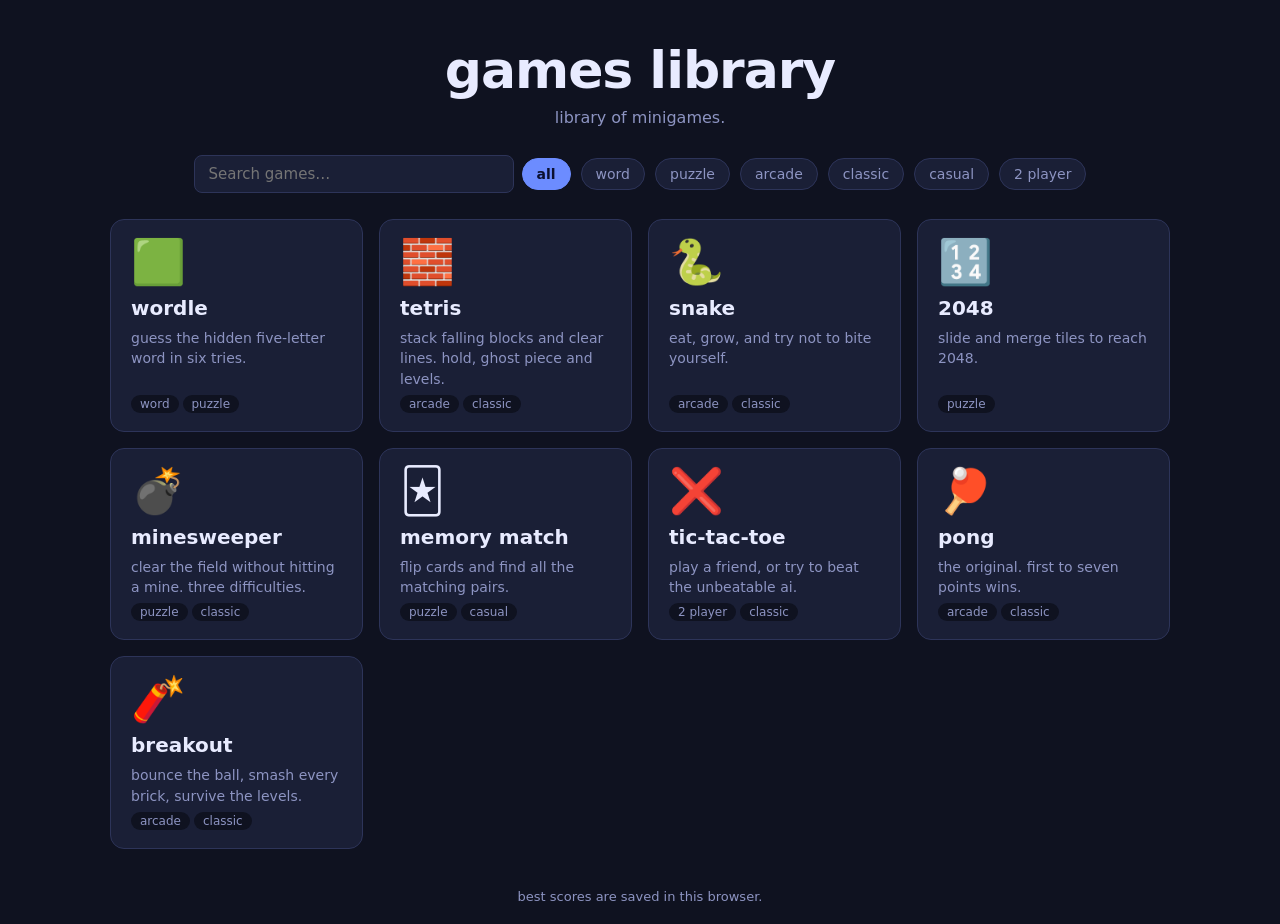
<file: index.html>
<!doctype html>
<html lang="en">
<head>
<meta charset="utf-8">
<meta name="viewport" content="width=device-width, initial-scale=1">
<title>games library</title>
<link rel="stylesheet" href="shared.css">
<style>
  header.hero { text-align: center; padding: 40px 16px 10px; }
  header.hero h1 { margin: 0; font-size: clamp(32px, 6vw, 52px); letter-spacing: -.02em; }
  header.hero p { color: var(--muted); margin: 8px 0 0; }
  .controls { display: flex; flex-wrap: wrap; gap: 8px; justify-content: center; padding: 18px 16px 6px; }
  .controls input {
    background: var(--panel); color: var(--text); border: 1px solid var(--border);
    border-radius: 8px; padding: 9px 14px; font-size: 15px; width: min(320px, 100%); font-family: inherit;
  }
  .chip {
    background: var(--panel); color: var(--muted); border: 1px solid var(--border);
    border-radius: 99px; padding: 7px 14px; cursor: pointer; font-size: 14px; font-family: inherit;
  }
  .chip.on { background: var(--accent); color: #0b1030; border-color: var(--accent); font-weight: 700; }
  .grid {
    display: grid; gap: 16px; padding: 20px; max-width: 1100px; margin: 0 auto;
    grid-template-columns: repeat(auto-fill, minmax(240px, 1fr));
  }
  a.card {
    display: flex; flex-direction: column; gap: 8px; padding: 20px; text-decoration: none; color: inherit;
    background: var(--panel); border: 1px solid var(--border); border-radius: 14px;
    transition: transform .12s, border-color .12s, background .12s;
  }
  a.card:hover { transform: translateY(-3px); border-color: var(--accent); background: var(--panel2); }
  .card .icon { font-size: 44px; line-height: 1; }
  .card h2 { margin: 4px 0 0; font-size: 20px; }
  .card p { margin: 0; color: var(--muted); font-size: 14px; line-height: 1.45; flex: 1; }
  .card .meta { display: flex; justify-content: space-between; align-items: center; font-size: 12px; color: var(--muted); }
  .tag { background: var(--bg); border-radius: 99px; padding: 2px 9px; margin-right: 4px; }
  .best { color: var(--good); font-weight: 700; }
  .empty { text-align: center; color: var(--muted); padding: 40px; grid-column: 1 / -1; }
  footer { text-align: center; color: var(--muted); font-size: 13px; padding: 20px; }
</style>
</head>
<body>
<header class="hero">
  <h1>games library</h1>
  <p>library of minigames.</p>
</header>

<div class="controls">
  <input id="search" type="search" placeholder="Search games…" autocomplete="off">
  <span id="chips" class="row"></span>
</div>

<div class="grid" id="grid"></div>
<footer>Best scores are saved in this browser.</footer>

<script src="games.js"></script>
<script src="shared.js"></script>
<script>
  const grid = document.getElementById('grid');
  const search = document.getElementById('search');
  const chips = document.getElementById('chips');
  let activeTag = 'all';


  const tags = ['all', ...new Set(GAMES.flatMap(g => g.tags))];
  tags.forEach(t => {
    const b = document.createElement('button');
    b.className = 'chip' + (t === activeTag ? ' on' : '');
    b.textContent = t;
    b.onclick = () => {
      activeTag = t;
      chips.querySelectorAll('.chip').forEach(c => c.classList.toggle('on', c === b));
      render();
    };
    chips.appendChild(b);
  });

  function bestText(g) {
    if (!g.best) return '';
    const v = Scores.get(g.best.key);
    if (v === null) return '';
    return `${g.best.label}: <span class="best">${v}${g.best.suffix || ''}</span>`;
  }

  function render() {
    const q = search.value.trim().toLowerCase();
    const list = GAMES.filter(g =>
      (activeTag === 'all' || g.tags.includes(activeTag)) &&
      (!q || (g.title + ' ' + g.desc + ' ' + g.tags.join(' ')).toLowerCase().includes(q)));
    grid.innerHTML = list.length ? '' : '<div class="empty">No games match.</div>';
    list.forEach(g => {
      const a = document.createElement('a');
      a.className = 'card';
      a.href = g.file;
      a.innerHTML = `
        <div class="icon">${g.icon}</div>
        <h2>${g.title}</h2>
        <p>${g.desc}</p>
        <div class="meta">
          <span>${g.tags.map(t => `<span class="tag">${t}</span>`).join('')}</span>
          <span>${bestText(g)}</span>
        </div>`;
      grid.appendChild(a);
    });
  }

  search.addEventListener('input', render);
  render();
</script>
</body>
</html>
</file>
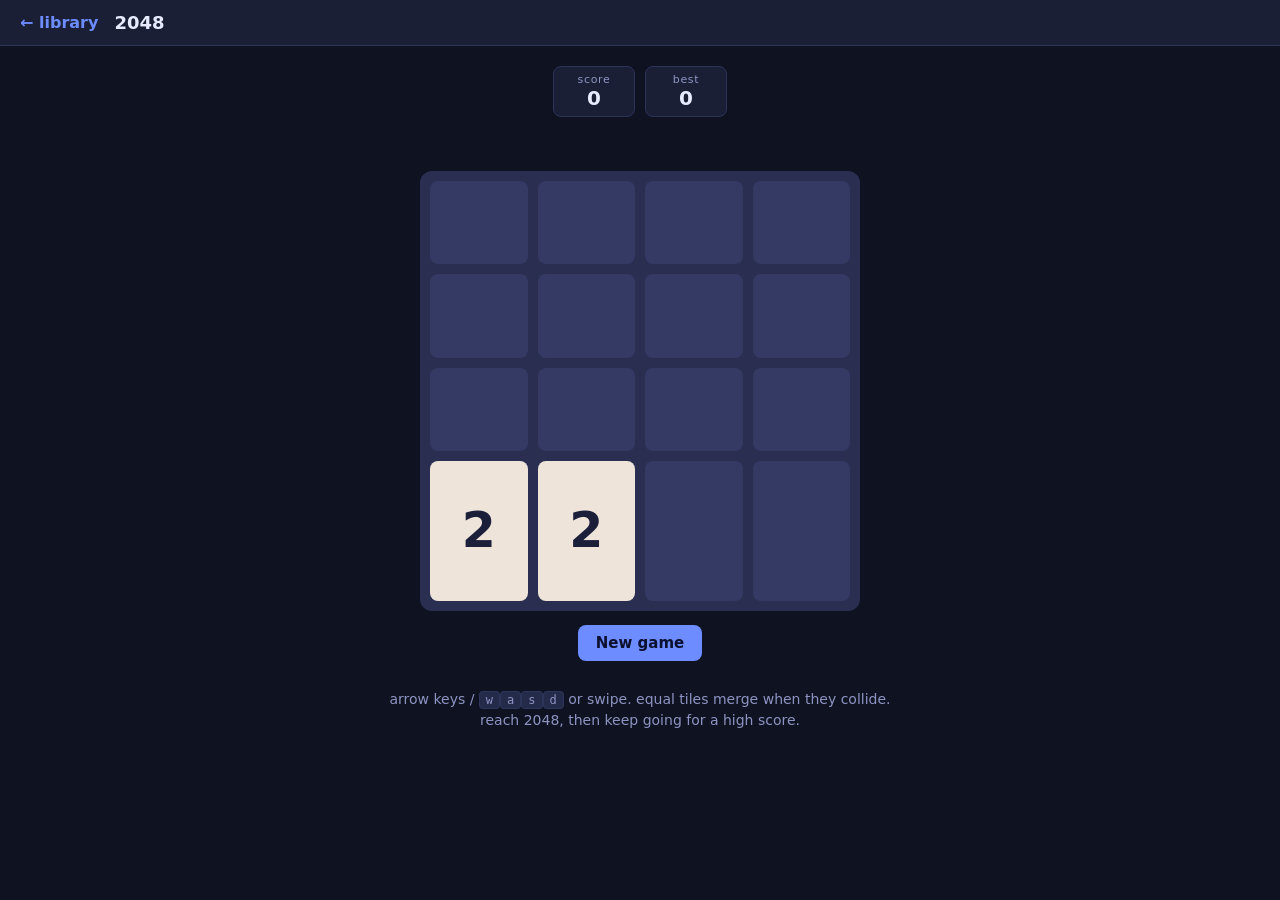
<file: games/2048.html>
<!doctype html>
<html lang="en">
<head>
<meta charset="utf-8">
<meta name="viewport" content="width=device-width, initial-scale=1">
<title>2048 – games library</title>
<link rel="stylesheet" href="../shared.css">
<style>
  #grid {
    --size: min(440px, 92vw);
    width: var(--size); height: var(--size);
    display: grid; grid-template-columns: repeat(4, 1fr); gap: 10px; padding: 10px;
    background: #2a2f52; border-radius: 12px; position: relative; touch-action: none;
  }
  .t {
    border-radius: 8px; display: flex; align-items: center; justify-content: center;
    font-weight: 800; font-size: calc(var(--size) / 9); background: #343a63; color: #1c1f3a;
  }
  .t.new { animation: pop .18s; }
  .t.merged { animation: bump .18s; }
  .t[data-v="2"] { background: #eee4da; }
  .t[data-v="4"] { background: #ede0c8; }
  .t[data-v="8"] { background: #f2b179; color: #fff; }
  .t[data-v="16"] { background: #f59563; color: #fff; }
  .t[data-v="32"] { background: #f67c5f; color: #fff; }
  .t[data-v="64"] { background: #f65e3b; color: #fff; }
  .t[data-v="128"] { background: #edcf72; color: #fff; font-size: calc(var(--size) / 11); }
  .t[data-v="256"] { background: #edcc61; color: #fff; font-size: calc(var(--size) / 11); }
  .t[data-v="512"] { background: #edc850; color: #fff; font-size: calc(var(--size) / 11); }
  .t[data-v="1024"] { background: #edc53f; color: #fff; font-size: calc(var(--size) / 14); }
  .t[data-v="2048"] { background: #edc22e; color: #fff; font-size: calc(var(--size) / 14); box-shadow: 0 0 20px #edc22e; }
  .t.big { background: #3c3a32; color: #fff; font-size: calc(var(--size) / 14); }
  @keyframes pop { from { transform: scale(.2); } to { transform: scale(1); } }
  @keyframes bump { 50% { transform: scale(1.15); } }
</style>
</head>
<body>
<div class="topbar"><a href="../index.html">← Library</a><h1>2048</h1></div>
<main class="game">
  <div class="hud">
    <div class="stat"><small>Score</small><b id="score">0</b></div>
    <div class="stat"><small>Best</small><b id="best">0</b></div>
  </div>
  <div class="message" id="msg"></div>
  <div id="grid"></div>
  <button class="btn" id="again">New game</button>
  <p class="help">Arrow keys / <kbd>W</kbd><kbd>A</kbd><kbd>S</kbd><kbd>D</kbd> or swipe. Equal tiles merge when they collide. Reach 2048, then keep going for a high score.</p>
</main>

<script src="../shared.js"></script>
<script>
const N = 4;
const gridEl = document.getElementById('grid');
const $ = id => document.getElementById(id);
let cells, score, best, over, won, fresh, merged;

best = Scores.get('2048') || 0;

function newGame() {
  cells = Array(N * N).fill(0);
  score = 0; over = false; won = false;
  fresh = new Set(); merged = new Set();
  addTile(); addTile();
  $('msg').textContent = '';
  render();
}

function addTile() {
  const empty = cells.map((v, i) => v ? -1 : i).filter(i => i >= 0);
  if (!empty.length) return;
  const i = empty[Math.floor(Math.random() * empty.length)];
  cells[i] = Math.random() < 0.9 ? 2 : 4;
  fresh.add(i);
}

// Returns the 4 board indices for line `n`, ordered from the wall the tiles slide toward.
function line(dir, n) {
  const idx = [];
  for (let k = 0; k < N; k++) {
    if (dir === 'left') idx.push(n * N + k);
    else if (dir === 'right') idx.push(n * N + (N - 1 - k));
    else if (dir === 'up') idx.push(k * N + n);
    else idx.push((N - 1 - k) * N + n);
  }
  return idx;
}

function move(dir) {
  if (over) return;
  let changed = false;
  fresh = new Set(); merged = new Set();
  for (let n = 0; n < N; n++) {
    const idx = line(dir, n);
    const vals = idx.map(i => cells[i]).filter(Boolean);
    const out = [], outMerged = [];
    for (let k = 0; k < vals.length; k++) {
      if (vals[k] === vals[k + 1]) {
        out.push(vals[k] * 2);
        outMerged.push(true);
        score += vals[k] * 2;
        if (vals[k] * 2 === 2048 && !won) { won = true; $('msg').textContent = '🎉 You made 2048! Keep going…'; }
        k++;
      } else {
        out.push(vals[k]);
        outMerged.push(false);
      }
    }
    while (out.length < N) { out.push(0); outMerged.push(false); }
    idx.forEach((boardIdx, k) => {
      if (cells[boardIdx] !== out[k]) changed = true;
      cells[boardIdx] = out[k];
      if (outMerged[k]) merged.add(boardIdx);
    });
  }
  if (!changed) return;
  addTile();
  if (!canMove()) {
    over = true;
    $('msg').textContent = 'Game over!';
  }
  best = Scores.submit('2048', score);
  render();
}

function canMove() {
  if (cells.includes(0)) return true;
  for (let r = 0; r < N; r++)
    for (let c = 0; c < N; c++) {
      const v = cells[r * N + c];
      if (c + 1 < N && cells[r * N + c + 1] === v) return true;
      if (r + 1 < N && cells[(r + 1) * N + c] === v) return true;
    }
  return false;
}

function render() {
  gridEl.innerHTML = '';
  cells.forEach((v, i) => {
    const d = document.createElement('div');
    d.className = 't' + (v > 2048 ? ' big' : '') + (fresh.has(i) ? ' new' : '') + (merged.has(i) ? ' merged' : '');
    if (v) { d.textContent = v; d.dataset.v = v; }
    gridEl.appendChild(d);
  });
  $('score').textContent = score;
  $('best').textContent = best || 0;
}

const KEYS = { ArrowLeft: 'left', a: 'left', ArrowRight: 'right', d: 'right', ArrowUp: 'up', w: 'up', ArrowDown: 'down', s: 'down' };
document.addEventListener('keydown', e => {
  const d = KEYS[e.key] || KEYS[e.key.toLowerCase()];
  if (d) { e.preventDefault(); move(d); }
});

let sx, sy;
gridEl.addEventListener('touchstart', e => { sx = e.touches[0].clientX; sy = e.touches[0].clientY; }, { passive: true });
gridEl.addEventListener('touchend', e => {
  const dx = e.changedTouches[0].clientX - sx, dy = e.changedTouches[0].clientY - sy;
  if (Math.max(Math.abs(dx), Math.abs(dy)) < 24) return;
  if (Math.abs(dx) > Math.abs(dy)) move(dx > 0 ? 'right' : 'left'); else move(dy > 0 ? 'down' : 'up');
});

$('again').onclick = e => { e.target.blur(); newGame(); };
newGame();
</script>
</body>
</html>
</file>
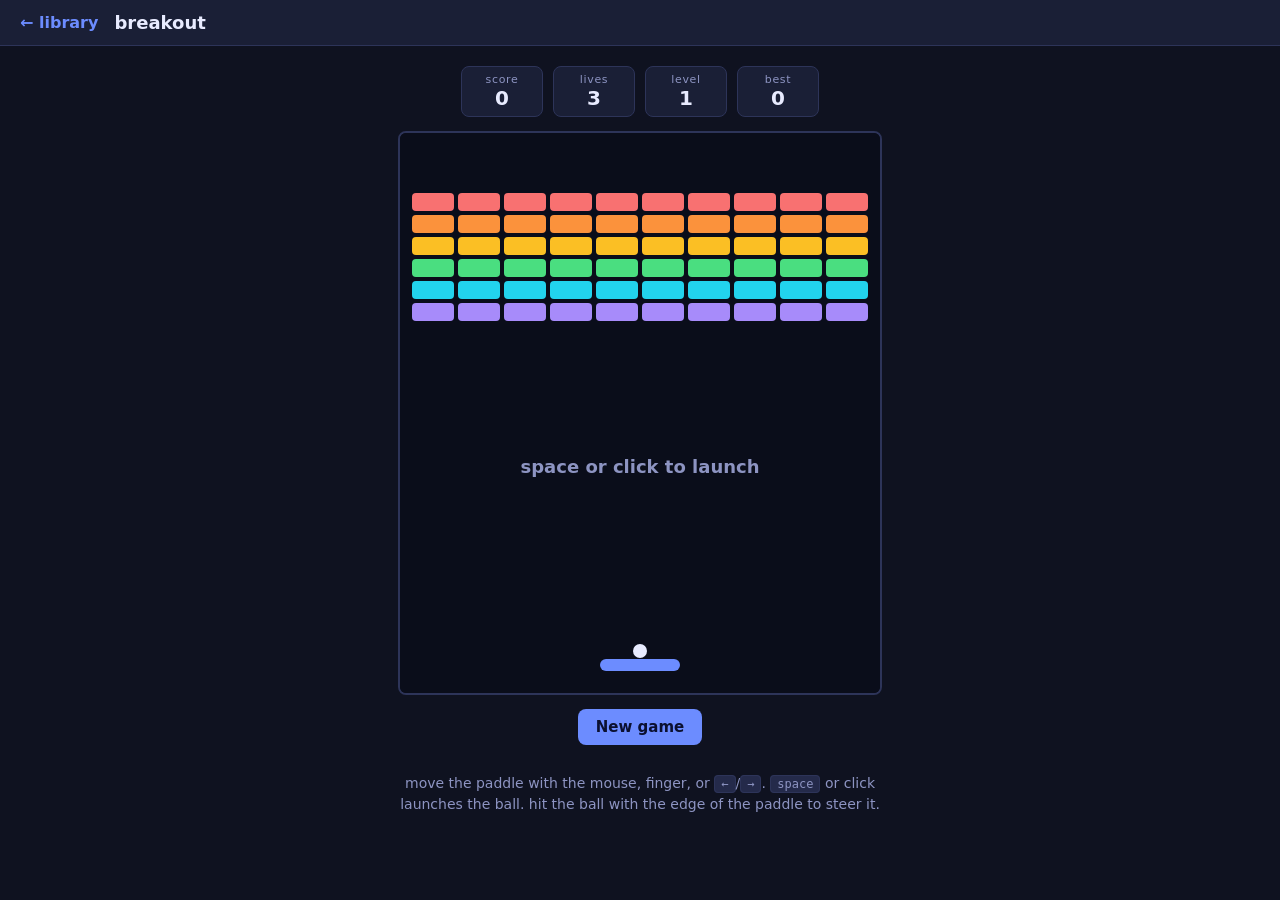
<file: games/breakout.html>
<!doctype html>
<html lang="en">
<head>
<meta charset="utf-8">
<meta name="viewport" content="width=device-width, initial-scale=1">
<title>breakout – games library</title>
<link rel="stylesheet" href="../shared.css">
</head>
<body>
<div class="topbar"><a href="../index.html">← Library</a><h1>Breakout</h1></div>
<main class="game">
  <div class="hud">
    <div class="stat"><small>Score</small><b id="score">0</b></div>
    <div class="stat"><small>Lives</small><b id="lives">3</b></div>
    <div class="stat"><small>Level</small><b id="level">1</b></div>
    <div class="stat"><small>Best</small><b id="best">0</b></div>
  </div>
  <canvas id="c" width="480" height="560"></canvas>
  <button class="btn" id="start">New game</button>
  <p class="help">Move the paddle with the mouse, finger, or <kbd>←</kbd>/<kbd>→</kbd>. <kbd>Space</kbd> or click launches the ball. Hit the ball with the edge of the paddle to steer it.</p>
</main>

<script src="../shared.js"></script>
<script>
const W = 480, H = 560;
const COLS = 10, ROWS = 6, BW = 42, BH = 18, GAP = 4, TOP = 60;
const LEFT = (W - (COLS * BW + (COLS - 1) * GAP)) / 2;
const PH = 12, PY = H - 34, R = 7;
const ROW_COLORS = ['#f87171', '#fb923c', '#fbbf24', '#4ade80', '#22d3ee', '#a78bfa'];
const cv = document.getElementById('c');
const ctx = cv.getContext('2d');
const $ = id => document.getElementById(id);

let paddle, ball, bricks, score, lives, level, best, state, keys = {}, last;
// state: 'ready' (ball on paddle) | 'play' | 'paused' | 'over'

best = Scores.get('breakout') || 0;
$('best').textContent = best;

const ballSpeed = () => 5 + (level - 1) * 0.6;

function buildBricks() {
  bricks = [];
  for (let r = 0; r < ROWS; r++)
    for (let c = 0; c < COLS; c++)
      bricks.push({ x: LEFT + c * (BW + GAP), y: TOP + r * (BH + GAP), color: ROW_COLORS[r], points: (ROWS - r) * 10, alive: true });
}

function resetBall() {
  ball = { x: paddle.x + paddle.w / 2, y: PY - R - 1, vx: 0, vy: 0 };
  state = 'ready';
}

function newGame() {
  paddle = { x: W / 2 - 40, w: 80 };
  score = 0; lives = 3; level = 1;
  buildBricks();
  resetBall();
  hud();
}

function hud() {
  $('score').textContent = score;
  $('lives').textContent = lives;
  $('level').textContent = level;
  $('best').textContent = best;
}

function launch() {
  const a = (Math.random() * 0.6 - 0.3);
  const s = ballSpeed();
  ball.vx = Math.sin(a) * s;
  ball.vy = -Math.cos(a) * s;
  state = 'play';
}

function update(k) {
  const step = 7 * k;
  if (keys.left) paddle.x -= step;
  if (keys.right) paddle.x += step;
  paddle.x = Math.max(0, Math.min(W - paddle.w, paddle.x));

  if (state === 'ready') { ball.x = paddle.x + paddle.w / 2; return; }
  if (state !== 'play') return;

  ball.x += ball.vx * k;
  ball.y += ball.vy * k;

  if (ball.x < R) { ball.x = R; ball.vx = Math.abs(ball.vx); }
  if (ball.x > W - R) { ball.x = W - R; ball.vx = -Math.abs(ball.vx); }
  if (ball.y < R) { ball.y = R; ball.vy = Math.abs(ball.vy); }

  // paddle
  if (ball.vy > 0 && ball.y + R >= PY && ball.y + R <= PY + PH + ball.vy * k + 2 &&
      ball.x >= paddle.x - R && ball.x <= paddle.x + paddle.w + R) {
    const rel = (ball.x - (paddle.x + paddle.w / 2)) / (paddle.w / 2);
    const a = Math.max(-1, Math.min(1, rel)) * (Math.PI / 3);
    const s = ballSpeed();
    ball.vx = Math.sin(a) * s;
    ball.vy = -Math.cos(a) * s;
    ball.y = PY - R;
  }

  // bricks - resolve at most one per frame
  for (const b of bricks) {
    if (!b.alive) continue;
    if (ball.x + R > b.x && ball.x - R < b.x + BW && ball.y + R > b.y && ball.y - R < b.y + BH) {
      b.alive = false;
      score += b.points * level;
      const ox = Math.min(ball.x + R - b.x, b.x + BW - (ball.x - R));
      const oy = Math.min(ball.y + R - b.y, b.y + BH - (ball.y - R));
      if (ox < oy) ball.vx = -ball.vx; else ball.vy = -ball.vy;
      best = Scores.submit('breakout', score);
      hud();
      break;
    }
  }

  if (bricks.every(b => !b.alive)) {
    level++;
    buildBricks();
    resetBall();
    hud();
    return;
  }

  if (ball.y > H + R) {
    lives--;
    hud();
    if (lives <= 0) { state = 'over'; best = Scores.submit('breakout', score); hud(); }
    else resetBall();
  }
}

function center(t, y, size, color) {
  ctx.fillStyle = color;
  ctx.font = `bold ${size}px system-ui`;
  ctx.textAlign = 'center';
  ctx.fillText(t.toLowerCase(), W / 2, y);
}

function draw() {
  ctx.fillStyle = '#0a0d1a';
  ctx.fillRect(0, 0, W, H);
  bricks.forEach(b => {
    if (!b.alive) return;
    ctx.fillStyle = b.color;
    ctx.beginPath();
    ctx.roundRect(b.x, b.y, BW, BH, 4);
    ctx.fill();
  });
  ctx.fillStyle = '#6c8cff';
  ctx.beginPath();
  ctx.roundRect(paddle.x, PY, paddle.w, PH, 6);
  ctx.fill();
  ctx.fillStyle = '#e8ebff';
  ctx.beginPath();
  ctx.arc(ball.x, ball.y, R, 0, Math.PI * 2);
  ctx.fill();

  if (state === 'ready') center('Space or click to launch', H / 2 + 60, 18, '#8d94c2');
  if (state === 'paused') { ctx.fillStyle = 'rgba(10,13,26,.7)'; ctx.fillRect(0, 0, W, H); center('PAUSED', H / 2, 34, '#e8ebff'); }
  if (state === 'over') {
    ctx.fillStyle = 'rgba(10,13,26,.75)';
    ctx.fillRect(0, 0, W, H);
    center('GAME OVER', H / 2 - 6, 36, '#e8ebff');
    center('Score ' + score + ' · click to play again', H / 2 + 24, 16, '#8d94c2');
  }
}

function loop(t) {
  const k = last ? Math.min((t - last) / 16.667, 3) : 1;
  last = t;
  update(k);
  draw();
  requestAnimationFrame(loop);
}

function primary() {
  if (state === 'ready') launch();
  else if (state === 'over') newGame();
  else if (state === 'play') state = 'paused';
  else if (state === 'paused') state = 'play';
}

document.addEventListener('keydown', e => {
  if (e.key === 'ArrowLeft' || e.key === 'a' || e.key === 'A') { keys.left = true; e.preventDefault(); }
  else if (e.key === 'ArrowRight' || e.key === 'd' || e.key === 'D') { keys.right = true; e.preventDefault(); }
  else if (e.key === ' ') { e.preventDefault(); if (!e.repeat) primary(); }
});
document.addEventListener('keyup', e => {
  if (e.key === 'ArrowLeft' || e.key === 'a' || e.key === 'A') keys.left = false;
  else if (e.key === 'ArrowRight' || e.key === 'd' || e.key === 'D') keys.right = false;
});

function pointerX(clientX) {
  const r = cv.getBoundingClientRect();
  paddle.x = Math.max(0, Math.min(W - paddle.w, (clientX - r.left) * (W / r.width) - paddle.w / 2));
}
cv.addEventListener('mousemove', e => pointerX(e.clientX));
cv.addEventListener('touchmove', e => pointerX(e.touches[0].clientX), { passive: true });
cv.addEventListener('touchstart', e => pointerX(e.touches[0].clientX), { passive: true });
cv.addEventListener('click', primary);
$('start').onclick = e => { e.target.blur(); newGame(); };

newGame();
requestAnimationFrame(loop);
</script>
</body>
</html>
</file>
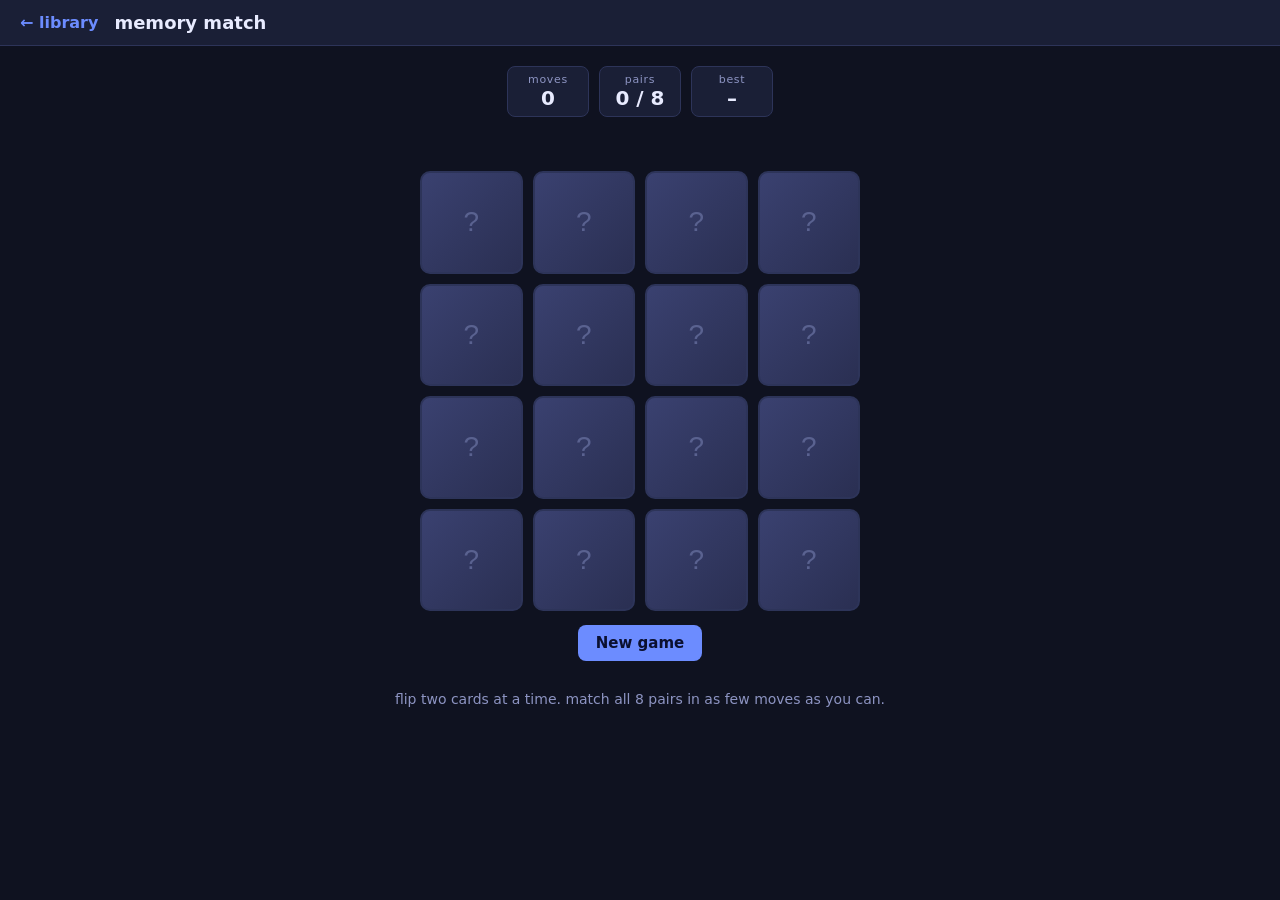
<file: games/memory.html>
<!doctype html>
<html lang="en">
<head>
<meta charset="utf-8">
<meta name="viewport" content="width=device-width, initial-scale=1">
<title>memory match – games library</title>
<link rel="stylesheet" href="../shared.css">
<style>
  #board { --size: min(440px, 94vw); width: var(--size); display: grid; grid-template-columns: repeat(4, 1fr); gap: 10px; }
  .card { aspect-ratio: 1; perspective: 600px; cursor: pointer; border: 0; background: none; padding: 0; }
  .inner { position: relative; width: 100%; height: 100%; transition: transform .35s; transform-style: preserve-3d; }
  .card.flipped .inner, .card.matched .inner { transform: rotateY(180deg); }
  .face {
    position: absolute; inset: 0; backface-visibility: hidden; -webkit-backface-visibility: hidden;
    display: flex; align-items: center; justify-content: center; border-radius: 10px;
  }
  .back { background: linear-gradient(135deg, #3a4170, #2a2f52); border: 2px solid var(--border); font-size: 28px; color: #5a6290; }
  .front { background: var(--panel2); border: 2px solid var(--border); transform: rotateY(180deg); font-size: calc(var(--size) / 8); }
  .card.matched .front { background: #14532d; border-color: var(--good); }
</style>
</head>
<body>
<div class="topbar"><a href="../index.html">← Library</a><h1>Memory Match</h1></div>
<main class="game">
  <div class="hud">
    <div class="stat"><small>Moves</small><b id="moves">0</b></div>
    <div class="stat"><small>Pairs</small><b id="pairs">0 / 8</b></div>
    <div class="stat"><small>Best</small><b id="best">–</b></div>
  </div>
  <div class="message" id="msg"></div>
  <div id="board"></div>
  <button class="btn" id="again">New game</button>
  <p class="help">Flip two cards at a time. Match all 8 pairs in as few moves as you can.</p>
</main>

<script src="../shared.js"></script>
<script>
const EMOJI = ['🐶', '🐱', '🦊', '🐼', '🐸', '🦁', '🐵', '🐙', '🦄', '🐢', '🦋', '🐳'];
const PAIRS = 8;
const $ = id => document.getElementById(id);
const board = $('board');
let first, lock, moves, matched;

function shuffle(a) {
  for (let i = a.length - 1; i > 0; i--) {
    const j = Math.floor(Math.random() * (i + 1));
    [a[i], a[j]] = [a[j], a[i]];
  }
  return a;
}

function showBest() {
  const b = Scores.get('memory');
  $('best').textContent = b === null ? '–' : b;
}

function newGame() {
  const picks = shuffle(EMOJI.slice()).slice(0, PAIRS);
  const deck = shuffle([...picks, ...picks]);
  board.innerHTML = '';
  deck.forEach(e => {
    const b = document.createElement('button');
    b.className = 'card';
    b.dataset.e = e;
    b.setAttribute('aria-label', 'Card');
    b.innerHTML = `<div class="inner"><div class="face back">?</div><div class="face front">${e}</div></div>`;
    b.onclick = () => flip(b);
    board.appendChild(b);
  });
  first = null; lock = false; moves = 0; matched = 0;
  $('moves').textContent = 0;
  $('pairs').textContent = `0 / ${PAIRS}`;
  $('msg').textContent = '';
  showBest();
}

function flip(card) {
  if (lock || card === first || card.classList.contains('matched') || card.classList.contains('flipped')) return;
  card.classList.add('flipped');
  if (!first) { first = card; return; }

  moves++;
  $('moves').textContent = moves;
  const a = first, b = card;
  first = null;

  if (a.dataset.e === b.dataset.e) {
    a.classList.replace('flipped', 'matched');
    b.classList.replace('flipped', 'matched');
    matched++;
    $('pairs').textContent = `${matched} / ${PAIRS}`;
    if (matched === PAIRS) {
      Scores.submit('memory', moves, true);
      showBest();
      $('msg').textContent = `🎉 Done in ${moves} moves!`;
    }
  } else {
    lock = true;
    setTimeout(() => {
      a.classList.remove('flipped');
      b.classList.remove('flipped');
      lock = false;
    }, 800);
  }
}

$('again').onclick = e => { e.target.blur(); newGame(); };
newGame();
</script>
</body>
</html>
</file>
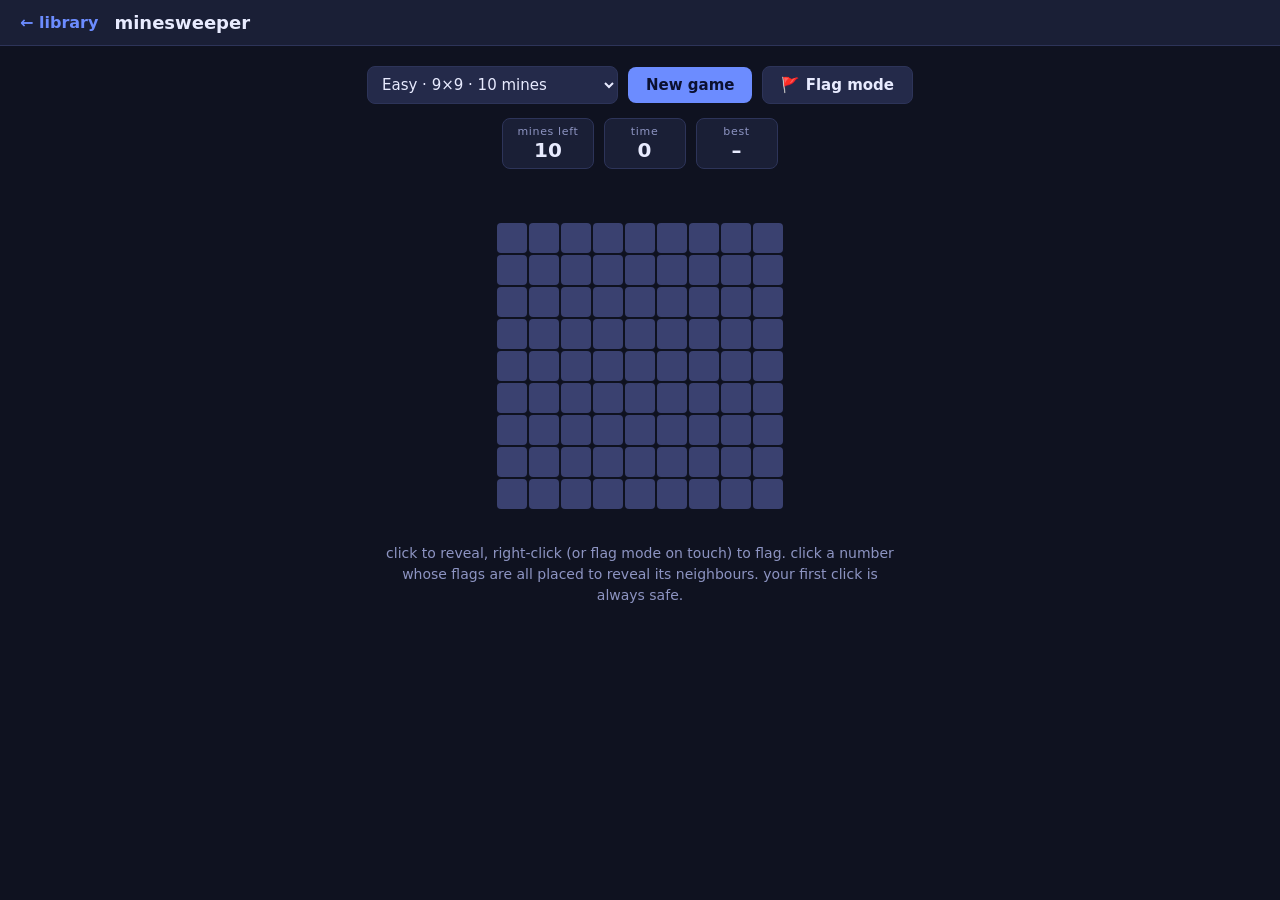
<file: games/minesweeper.html>
<!doctype html>
<html lang="en">
<head>
<meta charset="utf-8">
<meta name="viewport" content="width=device-width, initial-scale=1">
<title>minesweeper – games library</title>
<link rel="stylesheet" href="../shared.css">
<style>
  #wrap { max-width: 100%; overflow-x: auto; padding-bottom: 6px; }
  #field { --cs: 30px; display: grid; gap: 2px; width: max-content; margin: 0 auto; user-select: none; -webkit-user-select: none; }
  .c {
    width: var(--cs); height: var(--cs); display: flex; align-items: center; justify-content: center;
    background: #3a4170; border-radius: 4px; font-weight: 800; font-size: 16px; cursor: pointer;
  }
  .c:hover { background: #48508a; }
  .c.open { background: #12162b; cursor: default; }
  .c.mine { background: #7f1d1d; }
  .c.boom { background: #ef4444; }
  .c.wrong { background: #78350f; }
  .n1 { color: #60a5fa; } .n2 { color: #4ade80; } .n3 { color: #f87171; } .n4 { color: #c084fc; }
  .n5 { color: #fb923c; } .n6 { color: #22d3ee; } .n7 { color: #e8ebff; } .n8 { color: #8d94c2; }
</style>
</head>
<body>
<div class="topbar"><a href="../index.html">← Library</a><h1>Minesweeper</h1></div>
<main class="game">
  <div class="row">
    <select id="level">
      <option value="easy">Easy · 9×9 · 10 mines</option>
      <option value="medium">Medium · 16×16 · 40 mines</option>
      <option value="hard">Hard · 16×30 · 99 mines</option>
    </select>
    <button class="btn" id="again">New game</button>
    <button class="btn secondary" id="flagmode">🚩 Flag mode</button>
  </div>
  <div class="hud">
    <div class="stat"><small>Mines left</small><b id="mines">0</b></div>
    <div class="stat"><small>Time</small><b id="time">0</b></div>
    <div class="stat"><small>Best</small><b id="best">–</b></div>
  </div>
  <div class="message" id="msg"></div>
  <div id="wrap"><div id="field"></div></div>
  <p class="help">Click to reveal, right-click (or Flag mode on touch) to flag. Click a number whose flags are all placed to reveal its neighbours. Your first click is always safe.</p>
</main>

<script src="../shared.js"></script>
<script>
const LEVELS = { easy: [9, 9, 10], medium: [16, 16, 40], hard: [16, 30, 99] };
const $ = id => document.getElementById(id);
const field = $('field');

let R, C, M, cells, started, over, flags, opened, timer, secs, flagMode = false, levelKey;

function neighbors(i) {
  const r = Math.floor(i / C), c = i % C, out = [];
  for (let dr = -1; dr <= 1; dr++)
    for (let dc = -1; dc <= 1; dc++) {
      if (!dr && !dc) continue;
      const nr = r + dr, nc = c + dc;
      if (nr >= 0 && nr < R && nc >= 0 && nc < C) out.push(nr * C + nc);
    }
  return out;
}

function showBest() {
  const b = Scores.get('minesweeper_' + levelKey);
  $('best').textContent = b === null ? '–' : b + 's';
}

function newGame() {
  levelKey = $('level').value;
  [R, C, M] = LEVELS[levelKey];
  cells = Array.from({ length: R * C }, () => ({ mine: false, adj: 0, open: false, flag: false }));
  started = false; over = false; flags = 0; opened = 0; secs = 0;
  clearInterval(timer);
  $('time').textContent = 0;
  $('msg').textContent = '';
  field.style.gridTemplateColumns = `repeat(${C}, var(--cs))`;
  field.style.setProperty('--cs', C > 20 ? '28px' : '30px');
  field.innerHTML = '';
  for (let i = 0; i < R * C; i++) {
    const d = document.createElement('div');
    d.className = 'c';
    d.dataset.i = i;
    field.appendChild(d);
  }
  updateMines();
  showBest();
}

function updateMines() { $('mines').textContent = M - flags; }

function placeMines(safe) {
  const banned = new Set([safe, ...neighbors(safe)]);
  const pool = [];
  for (let i = 0; i < R * C; i++) if (!banned.has(i)) pool.push(i);
  for (let k = 0; k < M; k++) {
    const j = k + Math.floor(Math.random() * (pool.length - k));
    [pool[k], pool[j]] = [pool[j], pool[k]];
    cells[pool[k]].mine = true;
  }
  cells.forEach((cell, i) => { cell.adj = neighbors(i).filter(n => cells[n].mine).length; });
}

function paint(i) {
  const cell = cells[i], el = field.children[i];
  el.className = 'c';
  el.textContent = '';
  if (cell.open) {
    el.classList.add('open');
    if (cell.adj) { el.textContent = cell.adj; el.classList.add('n' + cell.adj); }
  } else if (cell.flag) {
    el.textContent = '🚩';
  }
}

function reveal(start) {
  const stack = [start];
  while (stack.length) {
    const i = stack.pop(), cell = cells[i];
    if (cell.open || cell.flag) continue;
    cell.open = true;
    opened++;
    paint(i);
    if (cell.adj === 0) neighbors(i).forEach(n => { if (!cells[n].open) stack.push(n); });
  }
}

function lose(hit) {
  over = true;
  clearInterval(timer);
  cells.forEach((cell, i) => {
    const el = field.children[i];
    if (cell.mine && !cell.flag) { el.className = 'c mine'; el.textContent = '💣'; }
    else if (!cell.mine && cell.flag) { el.className = 'c wrong'; el.textContent = '❌'; }
  });
  field.children[hit].className = 'c boom';
  $('msg').textContent = '💥 Boom!';
}

function win() {
  over = true;
  clearInterval(timer);
  cells.forEach((cell, i) => { if (cell.mine && !cell.flag) { cell.flag = true; paint(i); } });
  flags = M; updateMines();
  Scores.submit('minesweeper_' + levelKey, secs, true);
  showBest();
  $('msg').textContent = `🎉 Cleared in ${secs}s!`;
}

function open(i) {
  const cell = cells[i];
  if (over || cell.flag) return;
  if (cell.open) return chord(i);
  if (!started) {
    started = true;
    placeMines(i);
    timer = setInterval(() => { secs++; $('time').textContent = secs; }, 1000);
  }
  if (cell.mine) return lose(i);
  reveal(i);
  if (opened === R * C - M) win();
}

function chord(i) {
  const cell = cells[i];
  if (!cell.adj) return;
  const nb = neighbors(i);
  if (nb.filter(n => cells[n].flag).length !== cell.adj) return;
  for (const n of nb) {
    if (cells[n].flag || cells[n].open) continue;
    if (cells[n].mine) return lose(n);
    reveal(n);
  }
  if (opened === R * C - M) win();
}

function toggleFlag(i) {
  const cell = cells[i];
  if (over || cell.open) return;
  cell.flag = !cell.flag;
  flags += cell.flag ? 1 : -1;
  paint(i);
  updateMines();
}

field.addEventListener('click', e => {
  const t = e.target.closest('.c');
  if (!t) return;
  const i = +t.dataset.i;
  if (flagMode) toggleFlag(i); else open(i);
});
field.addEventListener('contextmenu', e => {
  e.preventDefault();
  const t = e.target.closest('.c');
  if (t) toggleFlag(+t.dataset.i);
});

$('flagmode').onclick = e => { flagMode = !flagMode; e.target.classList.toggle('active', flagMode); e.target.blur(); };
$('again').onclick = e => { e.target.blur(); newGame(); };
$('level').onchange = e => { e.target.blur(); newGame(); };
newGame();
</script>
</body>
</html>
</file>
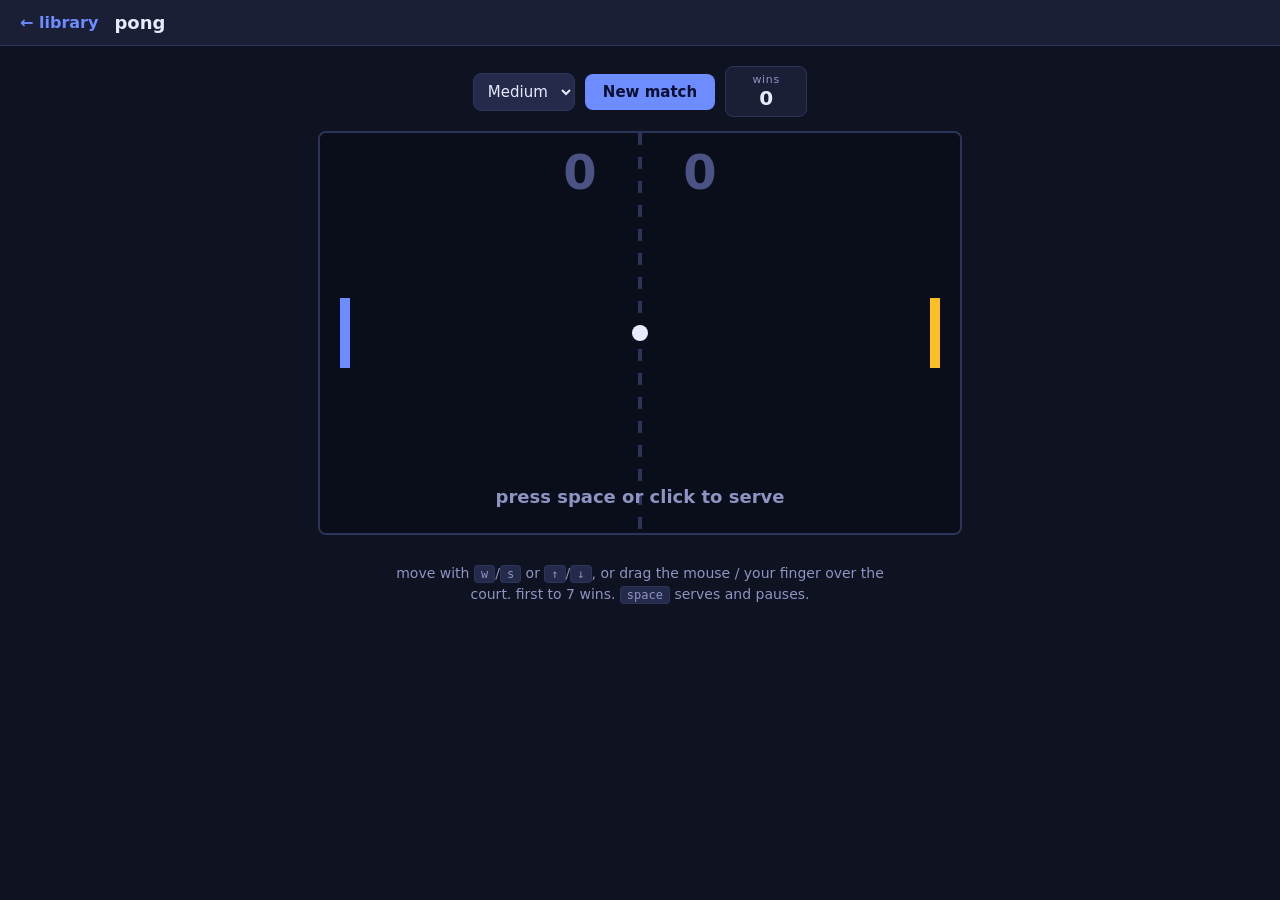
<file: games/pong.html>
<!doctype html>
<html lang="en">
<head>
<meta charset="utf-8">
<meta name="viewport" content="width=device-width, initial-scale=1">
<title>pong – games library</title>
<link rel="stylesheet" href="../shared.css">
</head>
<body>
<div class="topbar"><a href="../index.html">← Library</a><h1>Pong</h1></div>
<main class="game">
  <div class="row">
    <select id="diff">
      <option value="0.55">Easy</option>
      <option value="0.8" selected>Medium</option>
      <option value="1.1">Hard</option>
    </select>
    <button class="btn" id="start">New match</button>
    <span class="stat"><small>Wins</small><b id="wins">0</b></span>
  </div>
  <canvas id="c" width="640" height="400"></canvas>
  <p class="help">Move with <kbd>W</kbd>/<kbd>S</kbd> or <kbd>↑</kbd>/<kbd>↓</kbd>, or drag the mouse / your finger over the court. First to 7 wins. <kbd>Space</kbd> serves and pauses.</p>
</main>

<script src="../shared.js"></script>
<script>
const W = 640, H = 400, PW = 10, PH = 70, BALL = 8, WIN = 7;
const cv = document.getElementById('c');
const ctx = cv.getContext('2d');

let player, cpu, ball, ps, cs, state, keys = {}, last, wins;
// state: 'ready' (waiting to serve) | 'play' | 'paused' | 'over'

wins = Scores.get('pong_wins') || 0;
document.getElementById('wins').textContent = wins;

function reset() {
  player = { y: H / 2 - PH / 2 };
  cpu = { y: H / 2 - PH / 2 };
  ps = 0; cs = 0;
  centerBall(1);
  state = 'ready';
}

function centerBall(dirX) {
  ball = { x: W / 2, y: H / 2, vx: 0, vy: 0, speed: 5, dirX };
}

function serve() {
  const a = (Math.random() * 0.8 - 0.4);
  ball.speed = 5;
  ball.vx = Math.cos(a) * ball.speed * ball.dirX;
  ball.vy = Math.sin(a) * ball.speed;
  state = 'play';
}

function bounceOff(paddleX, paddleY, dirX) {
  const rel = (ball.y - (paddleY + PH / 2)) / (PH / 2);          // -1 .. 1
  const angle = Math.max(-1, Math.min(1, rel)) * (Math.PI / 3);   // up to 60°
  ball.speed = Math.min(ball.speed + 0.4, 13);
  ball.vx = Math.cos(angle) * ball.speed * dirX;
  ball.vy = Math.sin(angle) * ball.speed;
  ball.x = paddleX;
}

function update(k) {
  const pSpeed = 6.5 * k;
  if (keys.up) player.y -= pSpeed;
  if (keys.down) player.y += pSpeed;
  player.y = Math.max(0, Math.min(H - PH, player.y));

  // CPU tracks the ball when it's coming its way, otherwise drifts to centre.
  const diff = parseFloat(document.getElementById('diff').value);
  const target = ball.vx > 0 ? ball.y - PH / 2 : H / 2 - PH / 2;
  const maxStep = 4.2 * diff * k;
  const delta = target - cpu.y;
  if (Math.abs(delta) > 6) cpu.y += Math.sign(delta) * Math.min(maxStep, Math.abs(delta));
  cpu.y = Math.max(0, Math.min(H - PH, cpu.y));

  if (state !== 'play') return;
  ball.x += ball.vx * k;
  ball.y += ball.vy * k;

  if (ball.y < BALL) { ball.y = BALL; ball.vy = Math.abs(ball.vy); }
  if (ball.y > H - BALL) { ball.y = H - BALL; ball.vy = -Math.abs(ball.vy); }

  // left (player) paddle sits at x=20..30, right (cpu) at W-30..W-20
  if (ball.vx < 0 && ball.x - BALL <= 20 + PW && ball.x >= 20 && ball.y >= player.y - BALL && ball.y <= player.y + PH + BALL) {
    bounceOff(20 + PW + BALL, player.y, 1);
  } else if (ball.vx > 0 && ball.x + BALL >= W - 20 - PW && ball.x <= W - 20 && ball.y >= cpu.y - BALL && ball.y <= cpu.y + PH + BALL) {
    bounceOff(W - 20 - PW - BALL, cpu.y, -1);
  }

  if (ball.x < -BALL) point('cpu');
  else if (ball.x > W + BALL) point('player');
}

function point(who) {
  if (who === 'player') ps++; else cs++;
  if (ps >= WIN || cs >= WIN) {
    state = 'over';
    if (ps >= WIN) {
      wins++;
      Scores.submit('pong_wins', wins);
      document.getElementById('wins').textContent = wins;
    }
    return;
  }
  centerBall(who === 'player' ? 1 : -1);   // next serve heads toward whoever just lost the point
  state = 'ready';
}

function text(t, y, size, color) {
  ctx.fillStyle = color;
  ctx.font = `bold ${size}px system-ui`;
  ctx.textAlign = 'center';
  ctx.fillText(t.toLowerCase(), W / 2, y);
}

function draw() {
  ctx.fillStyle = '#0a0d1a';
  ctx.fillRect(0, 0, W, H);
  ctx.fillStyle = '#2d3459';
  for (let y = 0; y < H; y += 24) ctx.fillRect(W / 2 - 2, y, 4, 12);

  ctx.fillStyle = '#6c8cff';
  ctx.fillRect(20, player.y, PW, PH);
  ctx.fillStyle = '#fbbf24';
  ctx.fillRect(W - 20 - PW, cpu.y, PW, PH);
  ctx.fillStyle = '#e8ebff';
  ctx.beginPath();
  ctx.arc(ball.x, ball.y, BALL, 0, Math.PI * 2);
  ctx.fill();

  ctx.fillStyle = '#4b5385';
  ctx.font = 'bold 48px system-ui';
  ctx.textAlign = 'center';
  ctx.fillText(ps, W / 2 - 60, 56);
  ctx.fillText(cs, W / 2 + 60, 56);

  if (state === 'ready') text('Press Space or click to serve', H - 30, 18, '#8d94c2');
  if (state === 'paused') text('PAUSED', H / 2, 36, '#e8ebff');
  if (state === 'over') {
    text(ps >= WIN ? 'YOU WIN! 🎉' : 'CPU WINS', H / 2 - 4, 40, '#e8ebff');
    text('Press Space or click for a new match', H / 2 + 28, 16, '#8d94c2');
  }
}

function loop(t) {
  const k = last ? Math.min((t - last) / 16.667, 3) : 1;
  last = t;
  if (state !== 'paused' && state !== 'over') update(k);
  draw();
  requestAnimationFrame(loop);
}

function primary() {
  if (state === 'ready') serve();
  else if (state === 'over') reset();
  else if (state === 'play') state = 'paused';
  else if (state === 'paused') state = 'play';
}

document.addEventListener('keydown', e => {
  if (e.key === 'ArrowUp' || e.key === 'w' || e.key === 'W') { keys.up = true; e.preventDefault(); }
  else if (e.key === 'ArrowDown' || e.key === 's' || e.key === 'S') { keys.down = true; e.preventDefault(); }
  else if (e.key === ' ') { e.preventDefault(); if (!e.repeat) primary(); }
});
document.addEventListener('keyup', e => {
  if (e.key === 'ArrowUp' || e.key === 'w' || e.key === 'W') keys.up = false;
  else if (e.key === 'ArrowDown' || e.key === 's' || e.key === 'S') keys.down = false;
});

function pointerY(clientY) {
  const r = cv.getBoundingClientRect();
  player.y = Math.max(0, Math.min(H - PH, (clientY - r.top) * (H / r.height) - PH / 2));
}
cv.addEventListener('mousemove', e => pointerY(e.clientY));
cv.addEventListener('touchmove', e => { pointerY(e.touches[0].clientY); }, { passive: true });
cv.addEventListener('click', primary);
document.getElementById('start').onclick = e => { e.target.blur(); reset(); };
document.getElementById('diff').onchange = e => e.target.blur();

reset();
requestAnimationFrame(loop);
</script>
</body>
</html>
</file>
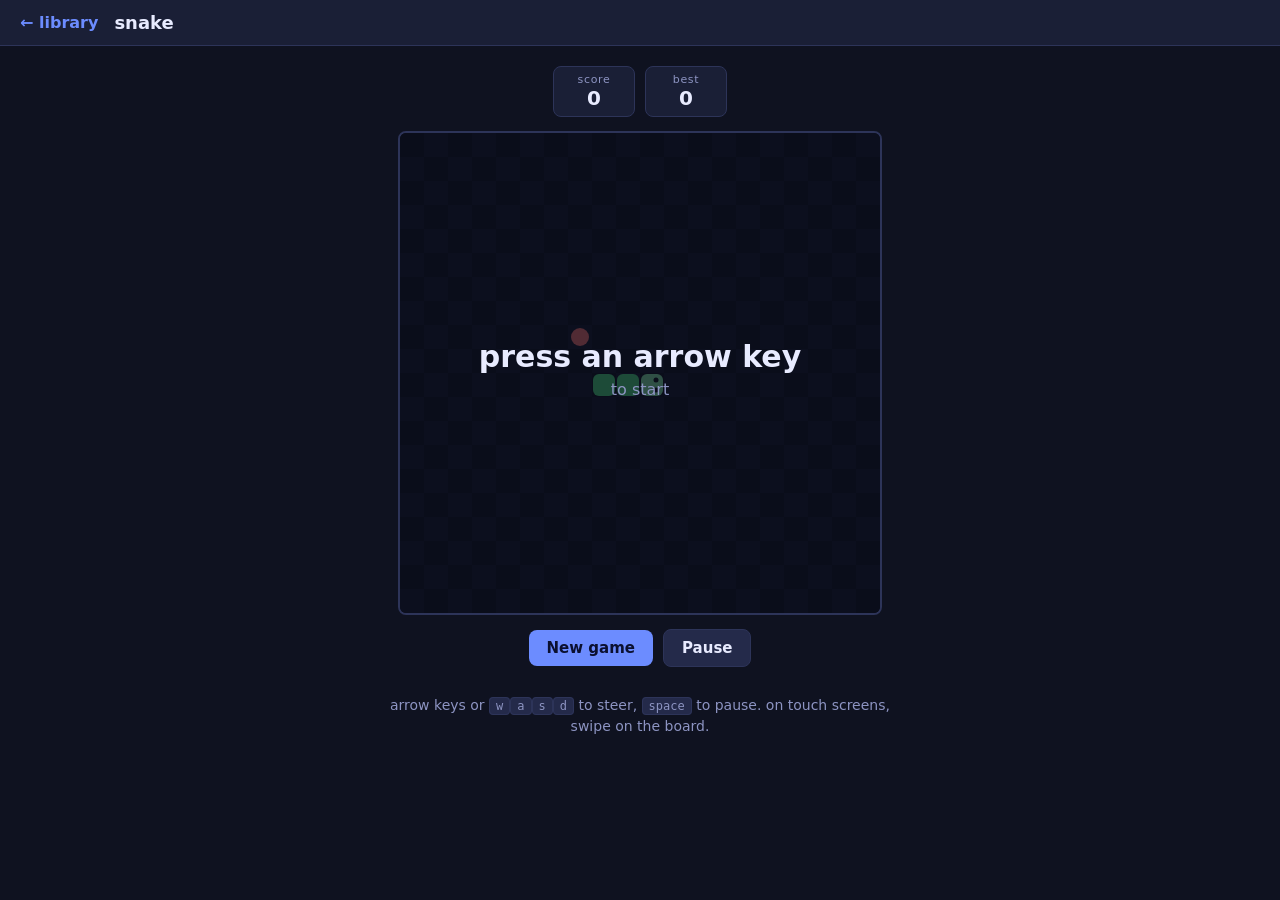
<file: games/snake.html>
<!doctype html>
<html lang="en">
<head>
<meta charset="utf-8">
<meta name="viewport" content="width=device-width, initial-scale=1">
<title>snake – games library</title>
<link rel="stylesheet" href="../shared.css">
</head>
<body>
<div class="topbar"><a href="../index.html">← Library</a><h1>Snake</h1></div>
<main class="game">
  <div class="hud">
    <div class="stat"><small>Score</small><b id="score">0</b></div>
    <div class="stat"><small>Best</small><b id="best">0</b></div>
  </div>
  <canvas id="c" width="480" height="480"></canvas>
  <div class="row">
    <button class="btn" id="start">New game</button>
    <button class="btn secondary" id="pause">Pause</button>
  </div>
  <p class="help">Arrow keys or <kbd>W</kbd><kbd>A</kbd><kbd>S</kbd><kbd>D</kbd> to steer, <kbd>Space</kbd> to pause. On touch screens, swipe on the board.</p>
</main>

<script src="../shared.js"></script>
<script>
const N = 20, S = 24;
const cv = document.getElementById('c');
const ctx = cv.getContext('2d');
const $ = id => document.getElementById(id);

let snake, dir, queue, food, score, best, state, timer;
// state: 'ready' | 'running' | 'paused' | 'over'

best = Scores.get('snake') || 0;
$('best').textContent = best;

function reset() {
  snake = [{ x: 10, y: 10 }, { x: 9, y: 10 }, { x: 8, y: 10 }];
  dir = { x: 1, y: 0 };
  queue = [];
  score = 0;
  state = 'ready';
  clearTimeout(timer);
  placeFood();
  $('score').textContent = 0;
  draw();
}

function placeFood() {
  const free = [];
  for (let x = 0; x < N; x++)
    for (let y = 0; y < N; y++)
      if (!snake.some(s => s.x === x && s.y === y)) free.push({ x, y });
  food = free.length ? free[Math.floor(Math.random() * free.length)] : null;
}

const delay = () => Math.max(55, 140 - Math.floor(score / 5) * 6);

function tick() {
  if (state !== 'running') return;
  if (queue.length) dir = queue.shift();
  const head = { x: snake[0].x + dir.x, y: snake[0].y + dir.y };
  const eating = food && head.x === food.x && head.y === food.y;
  // The tail moves away this tick unless we're growing, so it isn't a collision.
  const body = eating ? snake : snake.slice(0, -1);
  if (head.x < 0 || head.y < 0 || head.x >= N || head.y >= N || body.some(s => s.x === head.x && s.y === head.y)) {
    state = 'over';
    best = Scores.submit('snake', score);
    $('best').textContent = best;
    draw();
    return;
  }
  snake.unshift(head);
  if (eating) {
    score++;
    $('score').textContent = score;
    placeFood();
    if (!food) { state = 'over'; best = Scores.submit('snake', score); $('best').textContent = best; }
  } else {
    snake.pop();
  }
  draw();
  if (state === 'running') timer = setTimeout(tick, delay());
}

function steer(nx, ny) {
  // Any direction key starts the game, including the one the snake already faces.
  if (state === 'ready') { state = 'running'; timer = setTimeout(tick, delay()); }
  const ref = queue.length ? queue[queue.length - 1] : dir;
  if (nx === -ref.x && ny === -ref.y) return;   // no reversing
  if (nx === ref.x && ny === ref.y) return;
  if (queue.length < 3) queue.push({ x: nx, y: ny });
}

function togglePause() {
  if (state === 'running') { state = 'paused'; clearTimeout(timer); draw(); }
  else if (state === 'paused') { state = 'running'; timer = setTimeout(tick, delay()); draw(); }
}

function draw() {
  ctx.fillStyle = '#0a0d1a';
  ctx.fillRect(0, 0, N * S, N * S);
  ctx.fillStyle = '#10142a';
  for (let x = 0; x < N; x++) for (let y = 0; y < N; y++) if ((x + y) % 2) ctx.fillRect(x * S, y * S, S, S);

  if (food) {
    ctx.fillStyle = '#f87171';
    ctx.beginPath();
    ctx.arc(food.x * S + S / 2, food.y * S + S / 2, S / 2 - 3, 0, Math.PI * 2);
    ctx.fill();
  }
  snake.forEach((s, i) => {
    ctx.fillStyle = i === 0 ? '#86efac' : '#4ade80';
    ctx.beginPath();
    ctx.roundRect(s.x * S + 1, s.y * S + 1, S - 2, S - 2, 6);
    ctx.fill();
  });
  // eyes
  const h = snake[0];
  ctx.fillStyle = '#0a0d1a';
  const ex = dir.x * 4, ey = dir.y * 4;
  const px = -dir.y * 5, py = dir.x * 5;
  [-1, 1].forEach(k => {
    ctx.beginPath();
    ctx.arc(h.x * S + S / 2 + ex + px * k, h.y * S + S / 2 + ey + py * k, 2.5, 0, Math.PI * 2);
    ctx.fill();
  });

  const text = { ready: ['Press an arrow key', 'to start'], paused: ['PAUSED', 'Space to resume'], over: ['GAME OVER', 'Score ' + score] }[state];
  if (text) {
    ctx.fillStyle = 'rgba(10,13,26,.7)';
    ctx.fillRect(0, 0, N * S, N * S);
    ctx.textAlign = 'center';
    ctx.fillStyle = '#e8ebff';
    ctx.font = 'bold 30px system-ui';
    ctx.fillText(text[0].toLowerCase(), N * S / 2, N * S / 2 - 6);
    ctx.font = '16px system-ui';
    ctx.fillStyle = '#8d94c2';
    ctx.fillText(text[1].toLowerCase(), N * S / 2, N * S / 2 + 22);
  }
}

document.addEventListener('keydown', e => {
  const k = e.key.toLowerCase();
  const dirs = { arrowup: [0, -1], w: [0, -1], arrowdown: [0, 1], s: [0, 1], arrowleft: [-1, 0], a: [-1, 0], arrowright: [1, 0], d: [1, 0] };
  if (dirs[k]) {
    e.preventDefault();
    if (state === 'over') return;
    if (state === 'paused') togglePause();
    steer(...dirs[k]);
  } else if (k === ' ') { e.preventDefault(); togglePause(); }
  else if (k === 'enter' && state === 'over') reset();
});

let tx, ty;
cv.addEventListener('touchstart', e => { tx = e.touches[0].clientX; ty = e.touches[0].clientY; }, { passive: true });
cv.addEventListener('touchend', e => {
  if (state === 'over') { reset(); return; }
  const dx = e.changedTouches[0].clientX - tx, dy = e.changedTouches[0].clientY - ty;
  if (Math.max(Math.abs(dx), Math.abs(dy)) < 24) return;
  if (Math.abs(dx) > Math.abs(dy)) steer(Math.sign(dx), 0); else steer(0, Math.sign(dy));
});

$('start').onclick = e => { e.target.blur(); reset(); };
$('pause').onclick = e => { e.target.blur(); togglePause(); };
reset();
</script>
</body>
</html>
</file>
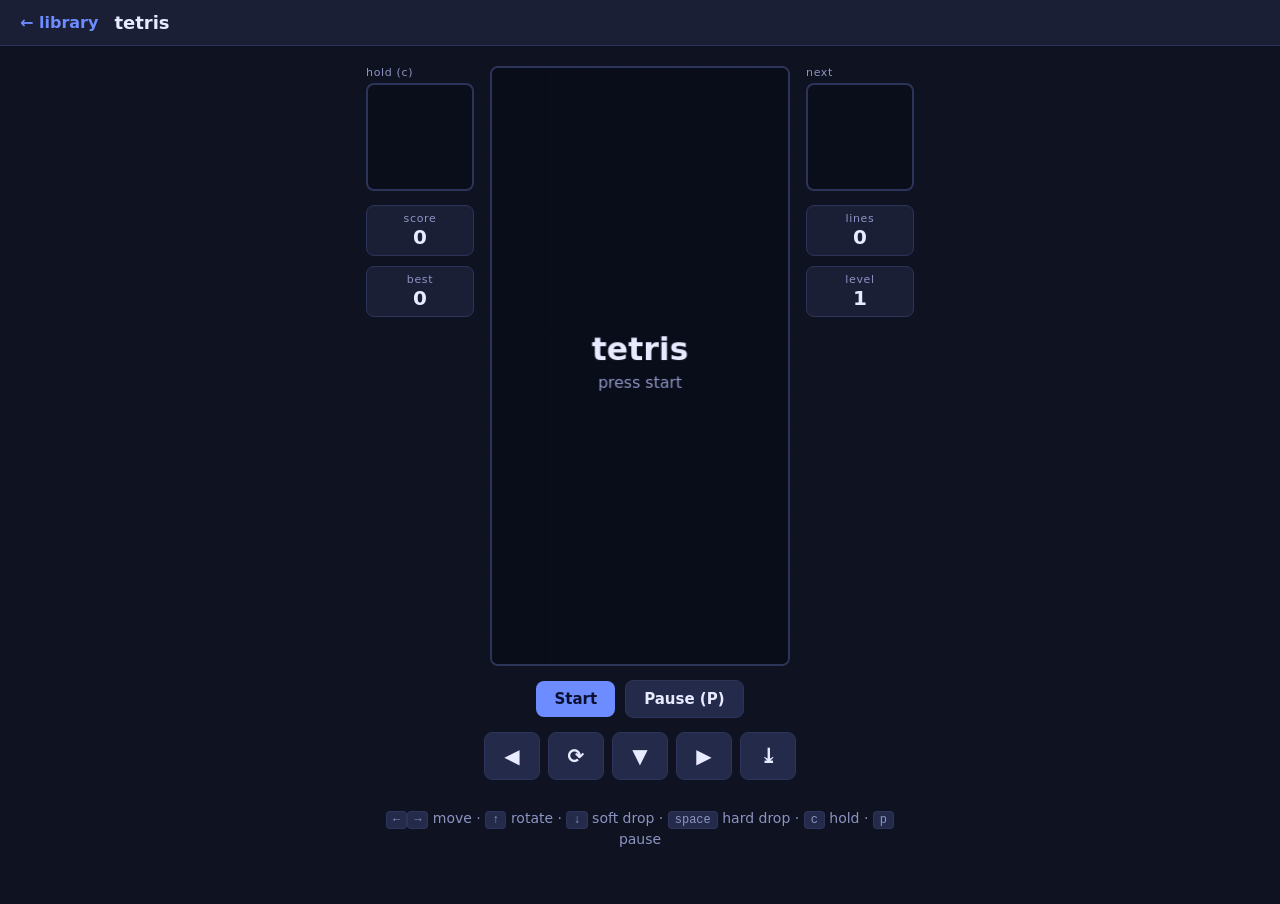
<file: games/tetris.html>
<!doctype html>
<html lang="en">
<head>
<meta charset="utf-8">
<meta name="viewport" content="width=device-width, initial-scale=1">
<title>tetris – games library</title>
<link rel="stylesheet" href="../shared.css">
<style>
  .wrap { display: flex; gap: 16px; align-items: flex-start; justify-content: center; flex-wrap: wrap; }
  .side { display: flex; flex-direction: column; gap: 10px; }
  .side canvas { width: 108px; height: 108px; }
  .side .label { color: var(--muted); font-size: 11px; letter-spacing: .06em; margin-bottom: 4px; }
  #board { height: min(600px, 70vh); width: auto; aspect-ratio: 1 / 2; }
  .pad { display: flex; gap: 8px; }
  .pad .btn { width: 56px; height: 48px; padding: 0; font-size: 20px; }
</style>
</head>
<body>
<div class="topbar"><a href="../index.html">← Library</a><h1>Tetris</h1></div>
<main class="game">
  <div class="wrap">
    <div class="side">
      <div><div class="label">Hold (C)</div><canvas id="hold" width="120" height="120"></canvas></div>
      <div class="stat"><small>Score</small><b id="score">0</b></div>
      <div class="stat"><small>Best</small><b id="best">0</b></div>
    </div>
    <canvas id="board" width="300" height="600"></canvas>
    <div class="side">
      <div><div class="label">Next</div><canvas id="next" width="120" height="120"></canvas></div>
      <div class="stat"><small>Lines</small><b id="lines">0</b></div>
      <div class="stat"><small>Level</small><b id="level">1</b></div>
    </div>
  </div>
  <div class="row">
    <button class="btn" id="start">Start</button>
    <button class="btn secondary" id="pause">Pause (P)</button>
  </div>
  <div class="pad">
    <button class="btn secondary" data-k="left">◀</button>
    <button class="btn secondary" data-k="rotate">⟳</button>
    <button class="btn secondary" data-k="down">▼</button>
    <button class="btn secondary" data-k="right">▶</button>
    <button class="btn secondary" data-k="drop">⤓</button>
  </div>
  <p class="help"><kbd>←</kbd><kbd>→</kbd> move · <kbd>↑</kbd> rotate · <kbd>↓</kbd> soft drop · <kbd>Space</kbd> hard drop · <kbd>C</kbd> hold · <kbd>P</kbd> pause</p>
</main>

<script src="../shared.js"></script>
<script>
const COLS = 10, ROWS = 20, B = 30;
const SHAPES = {
  I: [[0,0,0,0],[1,1,1,1],[0,0,0,0],[0,0,0,0]],
  O: [[1,1],[1,1]],
  T: [[0,1,0],[1,1,1],[0,0,0]],
  S: [[0,1,1],[1,1,0],[0,0,0]],
  Z: [[1,1,0],[0,1,1],[0,0,0]],
  J: [[1,0,0],[1,1,1],[0,0,0]],
  L: [[0,0,1],[1,1,1],[0,0,0]],
};
const COLORS = { I: '#22d3ee', O: '#fbbf24', T: '#a855f7', S: '#4ade80', Z: '#f87171', J: '#3b82f6', L: '#fb923c' };
const LINE_POINTS = [0, 100, 300, 500, 800];

const ctx = document.getElementById('board').getContext('2d');
const nextCtx = document.getElementById('next').getContext('2d');
const holdCtx = document.getElementById('hold').getContext('2d');
const $ = id => document.getElementById(id);

let board, piece, bag, nextType, holdType, canHold;
let score, lines, level, best, running, paused, over, acc, last;

best = Scores.get('tetris') || 0;
$('best').textContent = best;

const rotateCW = m => m[0].map((_, i) => m.map(r => r[i]).reverse());
const interval = () => Math.max(70, 800 - (level - 1) * 70);

function nextFromBag() {
  if (!bag.length) {
    bag = Object.keys(SHAPES);
    for (let i = bag.length - 1; i > 0; i--) {
      const j = Math.floor(Math.random() * (i + 1));
      [bag[i], bag[j]] = [bag[j], bag[i]];
    }
  }
  return bag.pop();
}

function collide(m, x, y) {
  for (let r = 0; r < m.length; r++)
    for (let c = 0; c < m[r].length; c++) {
      if (!m[r][c]) continue;
      const nx = x + c, ny = y + r;
      if (nx < 0 || nx >= COLS || ny >= ROWS) return true;
      if (ny >= 0 && board[ny][nx]) return true;
    }
  return false;
}

function spawn(type) {
  const m = SHAPES[type].map(r => r.slice());
  piece = { t: type, m, x: Math.floor((COLS - m[0].length) / 2), y: 0 };
  if (collide(piece.m, piece.x, piece.y)) endGame();
}

function newGame() {
  board = Array.from({ length: ROWS }, () => Array(COLS).fill(null));
  bag = []; holdType = null; canHold = true;
  score = 0; lines = 0; level = 1; acc = 0; last = 0;
  over = false; paused = false; running = true;
  nextType = nextFromBag();
  spawnNext();
  updateHud();
}

function spawnNext() {
  spawn(nextType);
  nextType = nextFromBag();
}

function updateHud() {
  $('score').textContent = score;
  $('lines').textContent = lines;
  $('level').textContent = level;
  $('best').textContent = best;
}

function lock() {
  piece.m.forEach((row, r) => row.forEach((v, c) => {
    if (v && piece.y + r >= 0) board[piece.y + r][piece.x + c] = piece.t;
  }));
  let cleared = 0;
  for (let r = ROWS - 1; r >= 0; r--) {
    if (board[r].every(Boolean)) {
      board.splice(r, 1);
      board.unshift(Array(COLS).fill(null));
      cleared++;
      r++;
    }
  }
  if (cleared) {
    score += LINE_POINTS[cleared] * level;
    lines += cleared;
    level = 1 + Math.floor(lines / 10);
  }
  canHold = true;
  spawnNext();
  updateHud();
}

function endGame() {
  over = true;
  running = false;
  best = Scores.submit('tetris', score);
  updateHud();
}

function move(dx) { if (!collide(piece.m, piece.x + dx, piece.y)) piece.x += dx; }

function softDrop() {
  if (!collide(piece.m, piece.x, piece.y + 1)) { piece.y++; return true; }
  lock();
  return false;
}

function hardDrop() {
  let d = 0;
  while (!collide(piece.m, piece.x, piece.y + 1)) { piece.y++; d++; }
  score += d * 2;
  lock();
}

function rotate() {
  const rm = rotateCW(piece.m);
  for (const k of [0, -1, 1, -2, 2]) {
    if (!collide(rm, piece.x + k, piece.y)) { piece.m = rm; piece.x += k; return; }
  }
}

function hold() {
  if (!canHold) return;
  const cur = piece.t;
  if (holdType) { spawn(holdType); }
  else { spawnNext(); }
  holdType = cur;
  canHold = false;
}

function act(a) {
  if (!running || paused) return;
  if (a === 'left') move(-1);
  else if (a === 'right') move(1);
  else if (a === 'rotate') rotate();
  else if (a === 'down') { if (softDrop()) score += 1; acc = 0; updateHud(); }
  else if (a === 'drop') { hardDrop(); acc = 0; }
  else if (a === 'hold') hold();
}

function cell(c, x, y, size, color, alpha = 1) {
  c.globalAlpha = alpha;
  c.fillStyle = color;
  c.fillRect(x * size + 1, y * size + 1, size - 2, size - 2);
  c.globalAlpha = alpha * 0.35;
  c.fillStyle = '#fff';
  c.fillRect(x * size + 1, y * size + 1, size - 2, 4);
  c.globalAlpha = 1;
}

function drawMini(c, type) {
  c.clearRect(0, 0, 120, 120);
  if (!type) return;
  const m = SHAPES[type], s = 24;
  const ox = (120 - m[0].length * s) / 2 / s, oy = (120 - m.length * s) / 2 / s;
  m.forEach((row, r) => row.forEach((v, cc) => { if (v) cell(c, cc + ox, r + oy, s, COLORS[type]); }));
}

function overlay(text, sub) {
  ctx.fillStyle = 'rgba(10,13,26,.75)';
  ctx.fillRect(0, 0, COLS * B, ROWS * B);
  ctx.fillStyle = '#e8ebff';
  ctx.textAlign = 'center';
  ctx.font = 'bold 32px system-ui';
  ctx.fillText(text.toLowerCase(), COLS * B / 2, ROWS * B / 2 - 6);
  ctx.font = '16px system-ui';
  ctx.fillStyle = '#8d94c2';
  ctx.fillText(sub.toLowerCase(), COLS * B / 2, ROWS * B / 2 + 22);
}

function draw() {
  ctx.clearRect(0, 0, COLS * B, ROWS * B);
  ctx.strokeStyle = '#161a30';
  ctx.lineWidth = 1;
  for (let x = 1; x < COLS; x++) { ctx.beginPath(); ctx.moveTo(x * B, 0); ctx.lineTo(x * B, ROWS * B); ctx.stroke(); }
  for (let y = 1; y < ROWS; y++) { ctx.beginPath(); ctx.moveTo(0, y * B); ctx.lineTo(COLS * B, y * B); ctx.stroke(); }

  if (board) {
    board.forEach((row, r) => row.forEach((t, c) => { if (t) cell(ctx, c, r, B, COLORS[t]); }));
    if (piece && !over) {
      let gy = piece.y;
      while (!collide(piece.m, piece.x, gy + 1)) gy++;
      piece.m.forEach((row, r) => row.forEach((v, c) => { if (v) cell(ctx, piece.x + c, gy + r, B, COLORS[piece.t], 0.2); }));
      piece.m.forEach((row, r) => row.forEach((v, c) => { if (v) cell(ctx, piece.x + c, piece.y + r, B, COLORS[piece.t]); }));
    }
  }
  drawMini(nextCtx, running || over ? nextType : null);
  drawMini(holdCtx, holdType);

  if (!board || (!running && !over)) overlay('TETRIS', 'Press Start');
  else if (over) overlay('GAME OVER', 'Score ' + score);
  else if (paused) overlay('PAUSED', 'Press P to resume');
}

function loop(t) {
  const dt = last ? t - last : 0;
  last = t;
  if (running && !paused) {
    acc += dt;
    if (acc >= interval()) { acc = 0; softDrop(); }
  }
  draw();
  requestAnimationFrame(loop);
}

function togglePause() { if (running) { paused = !paused; last = 0; } }

document.addEventListener('keydown', e => {
  const map = { ArrowLeft: 'left', ArrowRight: 'right', ArrowUp: 'rotate', ArrowDown: 'down', ' ': 'drop', c: 'hold', C: 'hold', x: 'rotate', X: 'rotate' };
  if (map[e.key]) { e.preventDefault(); act(map[e.key]); }
  else if (e.key === 'p' || e.key === 'P') togglePause();
  else if (e.key === 'Enter' && !running) newGame();
});
$('start').onclick = e => { e.target.blur(); newGame(); };
$('pause').onclick = e => { e.target.blur(); togglePause(); };
document.querySelectorAll('.pad .btn').forEach(b => b.addEventListener('click', e => { e.target.blur(); act(b.dataset.k); }));

requestAnimationFrame(loop);
</script>
</body>
</html>
</file>
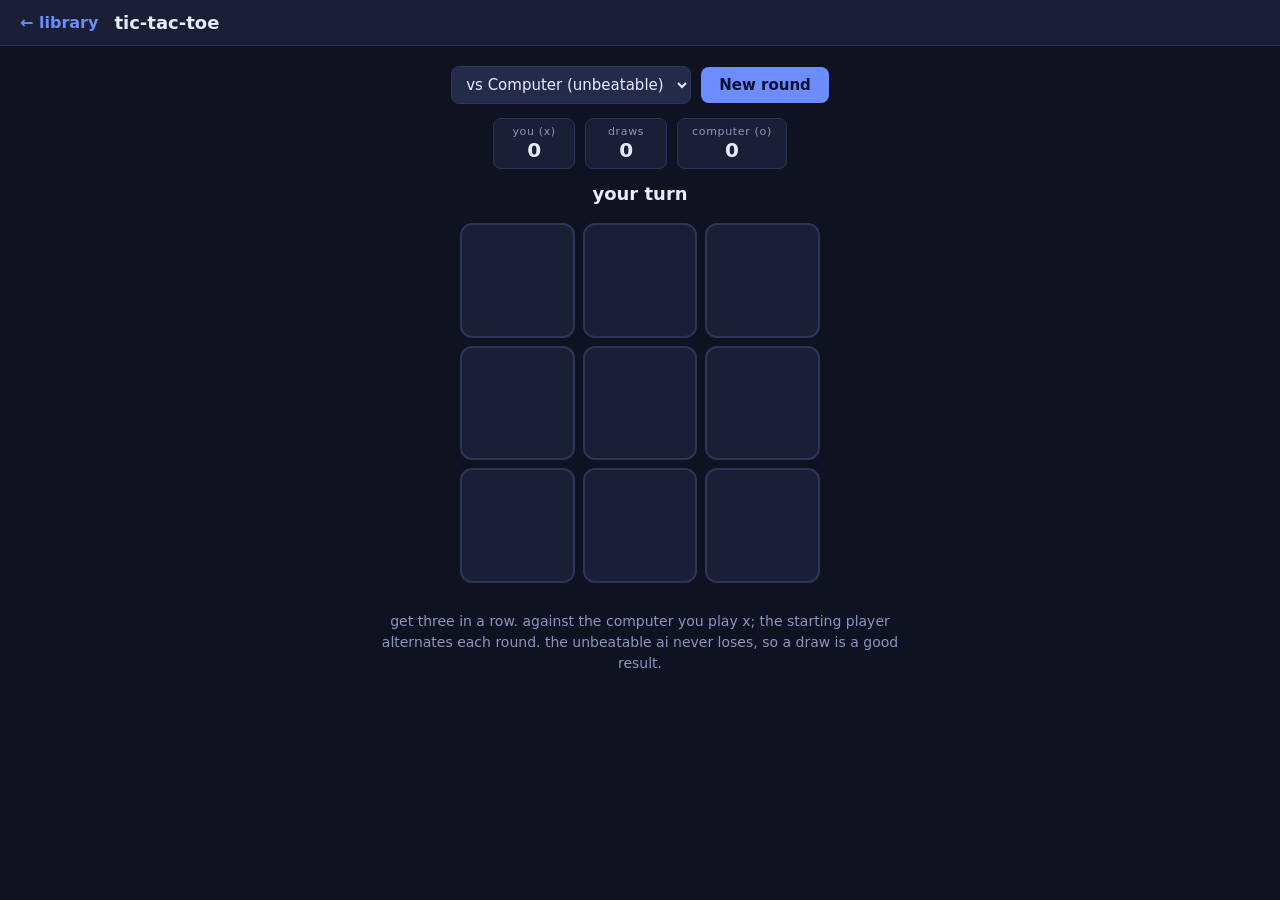
<file: games/tictactoe.html>
<!doctype html>
<html lang="en">
<head>
<meta charset="utf-8">
<meta name="viewport" content="width=device-width, initial-scale=1">
<title>tic-tac-toe – games library</title>
<link rel="stylesheet" href="../shared.css">
<style>
  #board { --size: min(360px, 90vw); width: var(--size); height: var(--size); display: grid; grid-template-columns: repeat(3, 1fr); gap: 8px; }
  .sq {
    background: var(--panel); border: 2px solid var(--border); border-radius: 12px; cursor: pointer;
    font-size: calc(var(--size) / 4); font-weight: 800; color: var(--text); font-family: inherit; padding: 0;
  }
  .sq:hover:not(:disabled) { background: var(--panel2); }
  .sq:disabled { cursor: default; }
  .sq.X { color: #6c8cff; }
  .sq.O { color: #fbbf24; }
  .sq.win { background: #14532d; border-color: var(--good); }
</style>
</head>
<body>
<div class="topbar"><a href="../index.html">← Library</a><h1>Tic-Tac-Toe</h1></div>
<main class="game">
  <div class="row">
    <select id="mode">
      <option value="hard">vs Computer (unbeatable)</option>
      <option value="easy">vs Computer (easy)</option>
      <option value="2p">2 Players</option>
    </select>
    <button class="btn" id="again">New round</button>
  </div>
  <div class="hud">
    <div class="stat"><small id="lx">X</small><b id="sx">0</b></div>
    <div class="stat"><small>Draws</small><b id="sd">0</b></div>
    <div class="stat"><small id="lo">O</small><b id="so">0</b></div>
  </div>
  <div class="message" id="msg"></div>
  <div id="board"></div>
  <p class="help">Get three in a row. Against the computer you play X; the starting player alternates each round. The unbeatable AI never loses, so a draw is a good result.</p>
</main>

<script src="../shared.js"></script>
<script>
const LINES = [[0,1,2],[3,4,5],[6,7,8],[0,3,6],[1,4,7],[2,5,8],[0,4,8],[2,4,6]];
const $ = id => document.getElementById(id);
const boardEl = $('board');

let sq, turn, over, tally, startsFirst = 'X', aiTimer;

function resetTally() { tally = { X: 0, O: 0, D: 0 }; }
resetTally();

function winner(b) {
  for (const [a, c, d] of LINES) if (b[a] && b[a] === b[c] && b[a] === b[d]) return { who: b[a], line: [a, c, d] };
  return b.every(Boolean) ? { who: 'D', line: [] } : null;
}

function minimax(b, player, ai) {
  const w = winner(b);
  if (w) return w.who === ai ? 10 : w.who === 'D' ? 0 : -10;
  let best = player === ai ? -Infinity : Infinity;
  for (let i = 0; i < 9; i++) {
    if (b[i]) continue;
    b[i] = player;
    const s = minimax(b, player === 'X' ? 'O' : 'X', ai);
    b[i] = null;
    best = player === ai ? Math.max(best, s) : Math.min(best, s);
  }
  return best;
}

function aiMove() {
  const free = sq.map((v, i) => v ? -1 : i).filter(i => i >= 0);
  if ($('mode').value === 'easy' && Math.random() < 0.7) return free[Math.floor(Math.random() * free.length)];
  // Prefer faster wins: score each move, break ties randomly.
  let bestScore = -Infinity, moves = [];
  for (const i of free) {
    sq[i] = 'O';
    const w = winner(sq);
    // Immediate win beats everything; otherwise use full-depth minimax.
    const s = w && w.who === 'O' ? 100 : minimax(sq, 'X', 'O');
    sq[i] = null;
    if (s > bestScore) { bestScore = s; moves = [i]; }
    else if (s === bestScore) moves.push(i);
  }
  return moves[Math.floor(Math.random() * moves.length)];
}

function render(winLine = []) {
  boardEl.innerHTML = '';
  sq.forEach((v, i) => {
    const b = document.createElement('button');
    b.className = 'sq' + (v ? ' ' + v : '') + (winLine.includes(i) ? ' win' : '');
    b.textContent = v || '';
    b.disabled = over || !!v || (vsAI() && turn === 'O');
    b.setAttribute('aria-label', `Square ${i + 1}`);
    b.onclick = () => play(i);
    boardEl.appendChild(b);
  });
  $('sx').textContent = tally.X; $('so').textContent = tally.O; $('sd').textContent = tally.D;
}

const vsAI = () => $('mode').value !== '2p';

function names() {
  $('lx').textContent = vsAI() ? 'You (X)' : 'Player X';
  $('lo').textContent = vsAI() ? 'Computer (O)' : 'Player O';
}

function newRound(keepStarter) {
  clearTimeout(aiTimer);
  if (!keepStarter) startsFirst = startsFirst === 'X' ? 'O' : 'X';
  sq = Array(9).fill(null);
  turn = startsFirst;
  over = false;
  names();
  status();
  render();
  maybeAI();
}

function status() {
  if (over) return;
  $('msg').textContent = vsAI() ? (turn === 'X' ? 'Your turn' : 'Computer thinking…') : `Player ${turn}'s turn`;
}

function play(i) {
  if (over || sq[i]) return;
  sq[i] = turn;
  const w = winner(sq);
  if (w) {
    over = true;
    tally[w.who]++;
    $('msg').textContent = w.who === 'D' ? "It's a draw!" :
      vsAI() ? (w.who === 'X' ? '🎉 You win!' : '🤖 Computer wins') : `🎉 Player ${w.who} wins!`;
    render(w.line);
    return;
  }
  turn = turn === 'X' ? 'O' : 'X';
  status();
  render();
  maybeAI();
}

function maybeAI() {
  if (!vsAI() || turn !== 'O' || over) return;
  aiTimer = setTimeout(() => play(aiMove()), 350);
}

$('again').onclick = e => { e.target.blur(); newRound(false); };
$('mode').onchange = e => { e.target.blur(); resetTally(); startsFirst = 'X'; newRound(true); };
newRound(true);
</script>
</body>
</html>
</file>
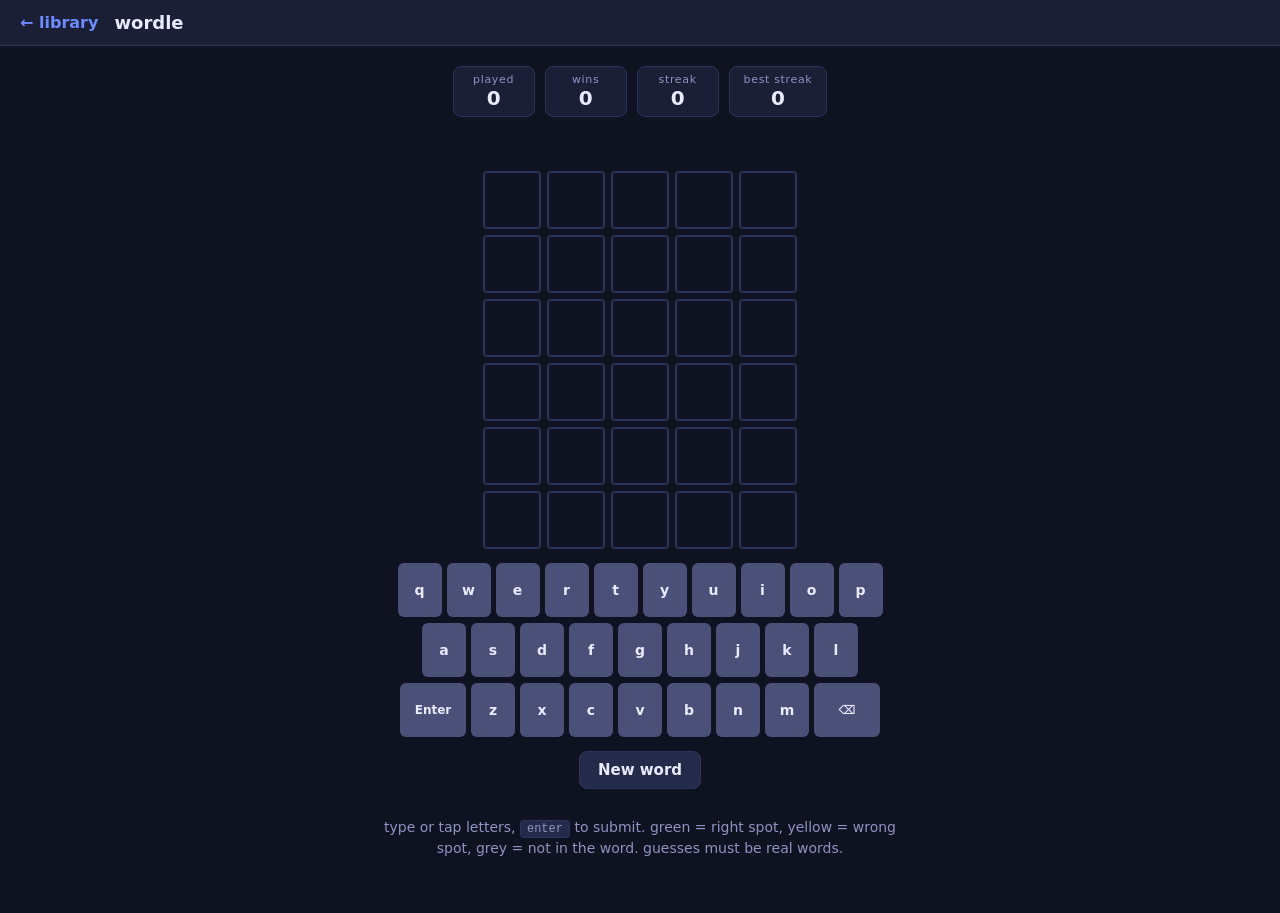
<file: games/wordle.html>
<!doctype html>
<html lang="en">
<head>
<meta charset="utf-8">
<meta name="viewport" content="width=device-width, initial-scale=1">
<title>wordle – games library</title>
<link rel="stylesheet" href="../shared.css">
<style>
  :root { --correct: #3f9b4f; --present: #c9a227; --absent: #3a3f5c; }
  #board { display: grid; gap: 6px; }
  .brow { display: grid; grid-template-columns: repeat(5, 1fr); gap: 6px; }
  .brow.shake { animation: shake .4s; }
  .tile {
    width: min(58px, 15vw); height: min(58px, 15vw);
    border: 2px solid var(--border); display: flex; align-items: center; justify-content: center;
    font-size: 28px; font-weight: 800; border-radius: 4px;
  }
  .tile.filled { border-color: #5a6290; animation: pop .1s; }
  .tile.flip { animation: flip .5s forwards; }
  .tile.correct { background: var(--correct); border-color: var(--correct); }
  .tile.present { background: var(--present); border-color: var(--present); }
  .tile.absent { background: var(--absent); border-color: var(--absent); }
  #kb { display: flex; flex-direction: column; gap: 6px; align-items: center; width: 100%; max-width: 500px; }
  .krow { display: flex; gap: 5px; width: 100%; justify-content: center; }
  .key {
    flex: 1; max-width: 44px; height: 54px; border: 0; border-radius: 6px; font-weight: 700;
    background: #4a5078; color: var(--text); cursor: pointer; font-size: 14px;
    font-family: inherit; padding: 0;
  }
  .key.wide { max-width: 66px; font-size: 12px; }
  .key.correct { background: var(--correct); }
  .key.present { background: var(--present); }
  .key.absent { background: var(--absent); opacity: .6; }
  @keyframes pop { 50% { transform: scale(1.12); } }
  @keyframes flip { 0% { transform: rotateX(0); } 50% { transform: rotateX(90deg); } 100% { transform: rotateX(0); } }
  @keyframes shake { 20%, 60% { transform: translateX(-6px); } 40%, 80% { transform: translateX(6px); } }
</style>
</head>
<body>
<div class="topbar"><a href="../index.html">← Library</a><h1>Wordle</h1></div>
<main class="game">
  <div class="hud">
    <div class="stat"><small>Played</small><b id="played">0</b></div>
    <div class="stat"><small>Wins</small><b id="wins">0</b></div>
    <div class="stat"><small>Streak</small><b id="streak">0</b></div>
    <div class="stat"><small>Best streak</small><b id="best">0</b></div>
  </div>
  <div class="message" id="msg"></div>
  <div id="board"></div>
  <div id="kb"></div>
  <button class="btn secondary" id="again">New word</button>
  <p class="help">Type or tap letters, <kbd>Enter</kbd> to submit. Green = right spot, yellow = wrong spot, grey = not in the word. Guesses must be real words.</p>
</main>

<script src="../shared.js"></script>
<script src="wordle-words.js"></script>
<script>
const WORDS = `abide about above actor acute adapt adult after again agent agree ahead alarm album alert alike alive allow alone along alter among angel anger angle angry apart apple apply arena argue arise armor array aside asset avoid awake award aware badly baker basic beach beard beast begin being below bench berry birth black blade blame blank blast blaze bless blind block blood bloom board boost booth bound brain brake brand brave bread break brick bride brief bring broad brown brush build bunch burst buyer cabin cable candy carry catch cause chain chair chalk charm chase cheap check cheek cheer chess chest chief child chill choir chose civil claim class clean clear clerk click cliff climb clock close cloth cloud coach coast color couch could count court cover crack craft crane crash crazy cream crime crisp cross crowd crown crush curve cycle daily dance death delay dense depth diary dirty doubt dozen draft drain drama drank dream dress dried drift drill drink drive eager early earth eight elite empty enemy enjoy enter entry equal error event every exact exist extra faint fairy faith false fancy fault feast fence fever fiber field fifth fifty fight final first flame flash fleet flesh float flood floor flour fluid focus force forge forth forty forum found frame fresh front frost fruit fully funny ghost giant given glass globe glory grace grade grain grand grant grape graph grasp grass great green greet grief grill group grown guard guess guest guide habit happy harsh heart heavy hello hence honey honor horse hotel house human humor ideal image imply index inner input irony issue ivory jewel joint judge juice knife knock known label labor large laser later laugh layer learn lease least leave legal lemon level light limit linen liver local logic loose lover lower loyal lucky lunch magic major maker march match maybe mayor meant medal media melon mercy merge merit metal meter might minor minus mixed model money month moral motor mount mouse mouth movie music naive nerve never newly night noble noise north novel nurse ocean offer often olive onion opera orbit order other ought outer owner paint panel paper party pasta patch pause peace pearl phase phone photo piano piece pilot pitch pizza place plain plane plant plate plaza point polar porch pound power press price pride prime print prior prize proof proud prove pulse punch pupil query quest quick quiet quite quote radar radio raise rally ranch range rapid ratio reach react ready realm rebel refer relax reply rider ridge right rigid risky rival river roast robot rocky rough round route royal rural salad sauce scale scare scene scope score scout sense serve seven shade shake shape share sharp sheep sheet shelf shell shift shine shirt shock shoot shore short shout sight silly since sixth skill sleep slice slide small smart smile smoke snake solar solid solve sorry sound south space spare speak speed spend spice spike split spoke sport staff stage stair stamp stand stare start state steak steam steel steep stick still stock stone store storm story stove strip study stuff style sugar suite sunny super sweet swift swing sword table taste teach thank theme there thick thing think third those three throw thumb tiger tight timer title toast today token tooth topic total touch tough tower trace track trade trail train treat trend trial tribe trick truck truly trust truth twice uncle under union unite unity until upper upset urban usage usual valid value video virus visit vital vivid vocal voice waste watch water weary weird whale wheat wheel where which while white whole whose width woman world worry worth would wound write wrong yacht young youth zebra`
  .split(/\s+/);

const ROWS = 6, COLS = 5;
const KEYS = ['qwertyuiop', 'asdfghjkl', '+zxcvbnm-'];
const boardEl = document.getElementById('board');
const kbEl = document.getElementById('kb');
const msgEl = document.getElementById('msg');

let answer, row, guess, over, busy, tiles, keyEls = {}, keyState = {};

const stats = loadStats();
function loadStats() {
  try { return Object.assign({ played: 0, wins: 0, streak: 0, best: 0 }, JSON.parse(localStorage.getItem('gl_wordle_stats'))); }
  catch (e) { return { played: 0, wins: 0, streak: 0, best: 0 }; }
}
function saveStats() {
  try { localStorage.setItem('gl_wordle_stats', JSON.stringify(stats)); } catch (e) {}
  Scores.submit('wordle_streak', stats.best);
  for (const k of ['played', 'wins', 'streak', 'best']) document.getElementById(k).textContent = stats[k];
}

function buildBoard() {
  boardEl.innerHTML = '';
  tiles = [];
  for (let r = 0; r < ROWS; r++) {
    const rowEl = document.createElement('div');
    rowEl.className = 'brow';
    const rowTiles = [];
    for (let c = 0; c < COLS; c++) {
      const t = document.createElement('div');
      t.className = 'tile';
      rowEl.appendChild(t);
      rowTiles.push(t);
    }
    boardEl.appendChild(rowEl);
    tiles.push(rowTiles);
  }
}

function buildKeyboard() {
  kbEl.innerHTML = '';
  keyEls = {};
  for (const line of KEYS) {
    const rowEl = document.createElement('div');
    rowEl.className = 'krow';
    for (const ch of line) {
      const b = document.createElement('button');
      b.className = 'key';
      if (ch === '+') { b.textContent = 'Enter'; b.classList.add('wide'); b.onclick = () => press('Enter'); }
      else if (ch === '-') { b.textContent = '⌫'; b.classList.add('wide'); b.onclick = () => press('Backspace'); }
      else { b.textContent = ch; b.onclick = () => press(ch); keyEls[ch] = b; }
      rowEl.appendChild(b);
    }
    kbEl.appendChild(rowEl);
  }
}

function newGame() {
  answer = WORDS[Math.floor(Math.random() * WORDS.length)];
  row = 0; guess = ''; over = false; busy = false; keyState = {};
  msg('');
  buildBoard();
  buildKeyboard();
  saveStats();
}

function msg(text) { msgEl.textContent = text; }

function press(k) {
  if (over || busy) return;
  if (k === 'Enter') return submit();
  if (k === 'Backspace') {
    if (guess.length) { guess = guess.slice(0, -1); tiles[row][guess.length].textContent = ''; tiles[row][guess.length].classList.remove('filled'); }
    return;
  }
  if (/^[a-z]$/.test(k) && guess.length < COLS) {
    const t = tiles[row][guess.length];
    t.textContent = k;
    t.classList.add('filled');
    guess += k;
  }
}

function evaluate(g) {
  const res = Array(COLS).fill('absent');
  const left = {};
  for (let i = 0; i < COLS; i++) {
    if (g[i] === answer[i]) res[i] = 'correct';
    else left[answer[i]] = (left[answer[i]] || 0) + 1;
  }
  for (let i = 0; i < COLS; i++) {
    if (res[i] === 'correct') continue;
    if (left[g[i]] > 0) { res[i] = 'present'; left[g[i]]--; }
  }
  return res;
}

function reject(text) {
  msg(text);
  const el = boardEl.children[row];
  el.classList.remove('shake'); void el.offsetWidth; el.classList.add('shake');
}

function submit() {
  if (guess.length < COLS) return reject('Not enough letters');
  if (!VALID_GUESSES.has(guess)) return reject('Not in word list');
  msg('');
  busy = true;
  const g = guess, res = evaluate(g), r = row;
  const rank = { absent: 1, present: 2, correct: 3 };

  res.forEach((state, i) => {
    setTimeout(() => {
      tiles[r][i].classList.add('flip');
      setTimeout(() => tiles[r][i].classList.add(state), 250);
    }, i * 280);
  });

  setTimeout(() => {
    g.split('').forEach((ch, i) => {
      if (!keyState[ch] || rank[res[i]] > rank[keyState[ch]]) {
        keyState[ch] = res[i];
        keyEls[ch].className = 'key ' + res[i];
      }
    });
    if (g === answer) finish(true);
    else if (r === ROWS - 1) finish(false);
    busy = false;
  }, COLS * 280 + 200);

  row++; guess = '';
}

function finish(won) {
  over = true;
  stats.played++;
  if (won) { stats.wins++; stats.streak++; stats.best = Math.max(stats.best, stats.streak); msg(['Genius!', 'Magnificent!', 'Impressive!', 'Splendid!', 'Great!', 'Phew!'][row - 1]); }
  else { stats.streak = 0; msg('The word was ' + answer.toUpperCase()); }
  saveStats();
}

document.addEventListener('keydown', e => {
  if (e.ctrlKey || e.metaKey || e.altKey) return;
  if (e.key === 'Enter' || e.key === 'Backspace') { e.preventDefault(); press(e.key); }
  else if (/^[a-zA-Z]$/.test(e.key)) press(e.key.toLowerCase());
});
document.getElementById('again').onclick = e => { e.target.blur(); newGame(); };

newGame();
</script>
</body>
</html>
</file>
<file: shared.css>
:root {
  --bg: #0f1220;
  --panel: #1a1f36;
  --panel2: #242a4a;
  --border: #2d3459;
  --text: #e8ebff;
  --muted: #8d94c2;
  --accent: #6c8cff;
  --good: #4ade80;
  --bad: #f87171;
  --warn: #fbbf24;
}

* { box-sizing: border-box; }

body {
  margin: 0;
  background: var(--bg);
  color: var(--text);
  font-family: system-ui, -apple-system, "Segoe UI", Roboto, sans-serif;
  min-height: 100vh;
  text-transform: lowercase;
}

.topbar {
  display: flex;
  align-items: center;
  gap: 16px;
  padding: 12px 20px;
  background: var(--panel);
  border-bottom: 1px solid var(--border);
}
.topbar a { color: var(--accent); text-decoration: none; font-weight: 600; }
.topbar a:hover { text-decoration: underline; }
.topbar h1 { font-size: 18px; margin: 0; }

main.game {
  display: flex;
  flex-direction: column;
  align-items: center;
  gap: 14px;
  padding: 20px 12px 40px;
}

.hud { display: flex; gap: 10px; flex-wrap: wrap; justify-content: center; }
.stat {
  background: var(--panel);
  border: 1px solid var(--border);
  padding: 6px 14px;
  border-radius: 8px;
  text-align: center;
  min-width: 82px;
}
.stat small {
  display: block;
  color: var(--muted);
  font-size: 11px;
  letter-spacing: .06em;
}
.stat b { font-size: 20px; font-variant-numeric: tabular-nums; }

.btn {
  background: var(--accent);
  color: #0b1030;
  border: 0;
  padding: 9px 18px;
  border-radius: 8px;
  font-size: 15px;
  font-weight: 700;
  cursor: pointer;
  font-family: inherit;
}
.btn:hover { filter: brightness(1.1); }
.btn:active { transform: translateY(1px); }
.btn.secondary { background: var(--panel2); color: var(--text); border: 1px solid var(--border); }
.btn.active { outline: 2px solid var(--warn); }

.row { display: flex; gap: 10px; flex-wrap: wrap; justify-content: center; align-items: center; }

select {
  background: var(--panel2);
  color: var(--text);
  border: 1px solid var(--border);
  border-radius: 8px;
  padding: 8px 10px;
  font-size: 15px;
  font-family: inherit;
}

.help { color: var(--muted); font-size: 14px; text-align: center; max-width: 520px; line-height: 1.5; }
kbd {
  background: var(--panel2);
  border: 1px solid var(--border);
  border-radius: 4px;
  padding: 1px 6px;
  font-size: 12px;
}

canvas {
  background: #0a0d1a;
  border-radius: 8px;
  border: 2px solid var(--border);
  max-width: 100%;
  touch-action: none;
}

.message { min-height: 26px; font-weight: 700; font-size: 18px; text-align: center; }
</file>
